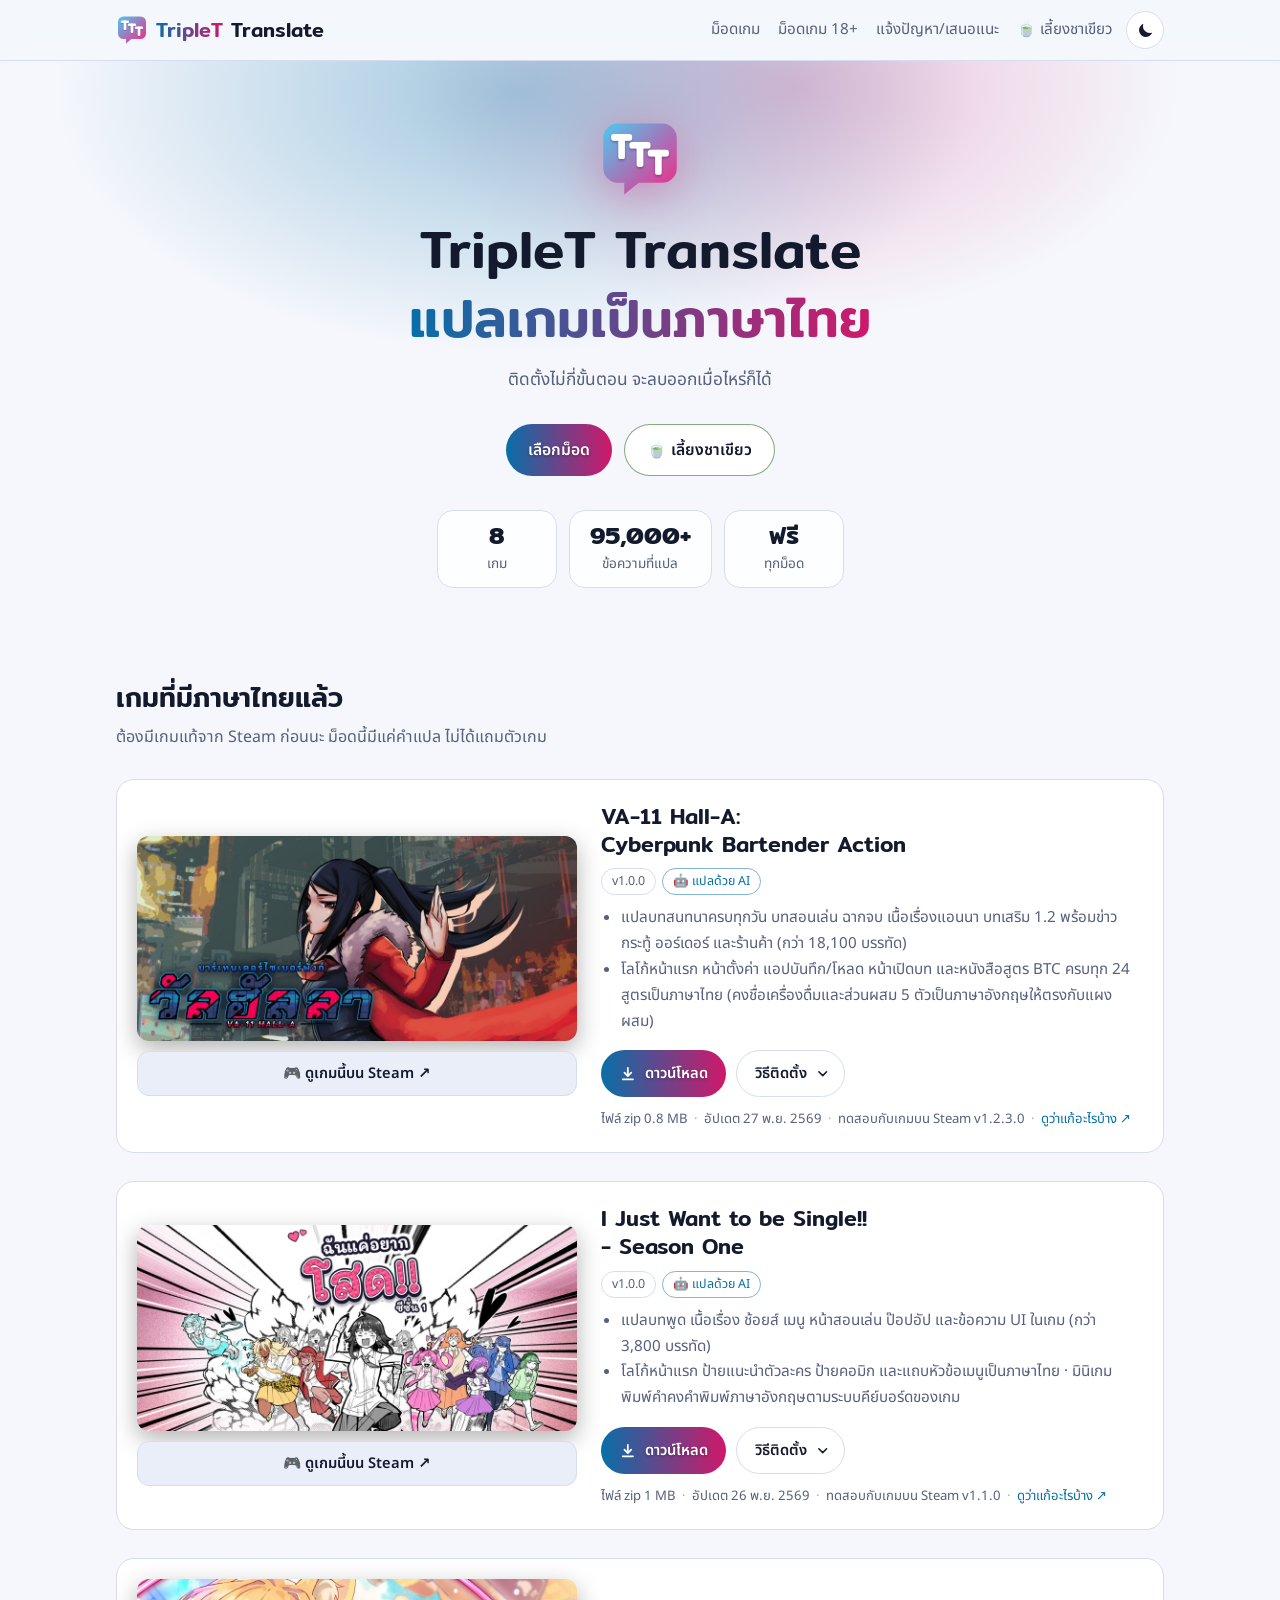
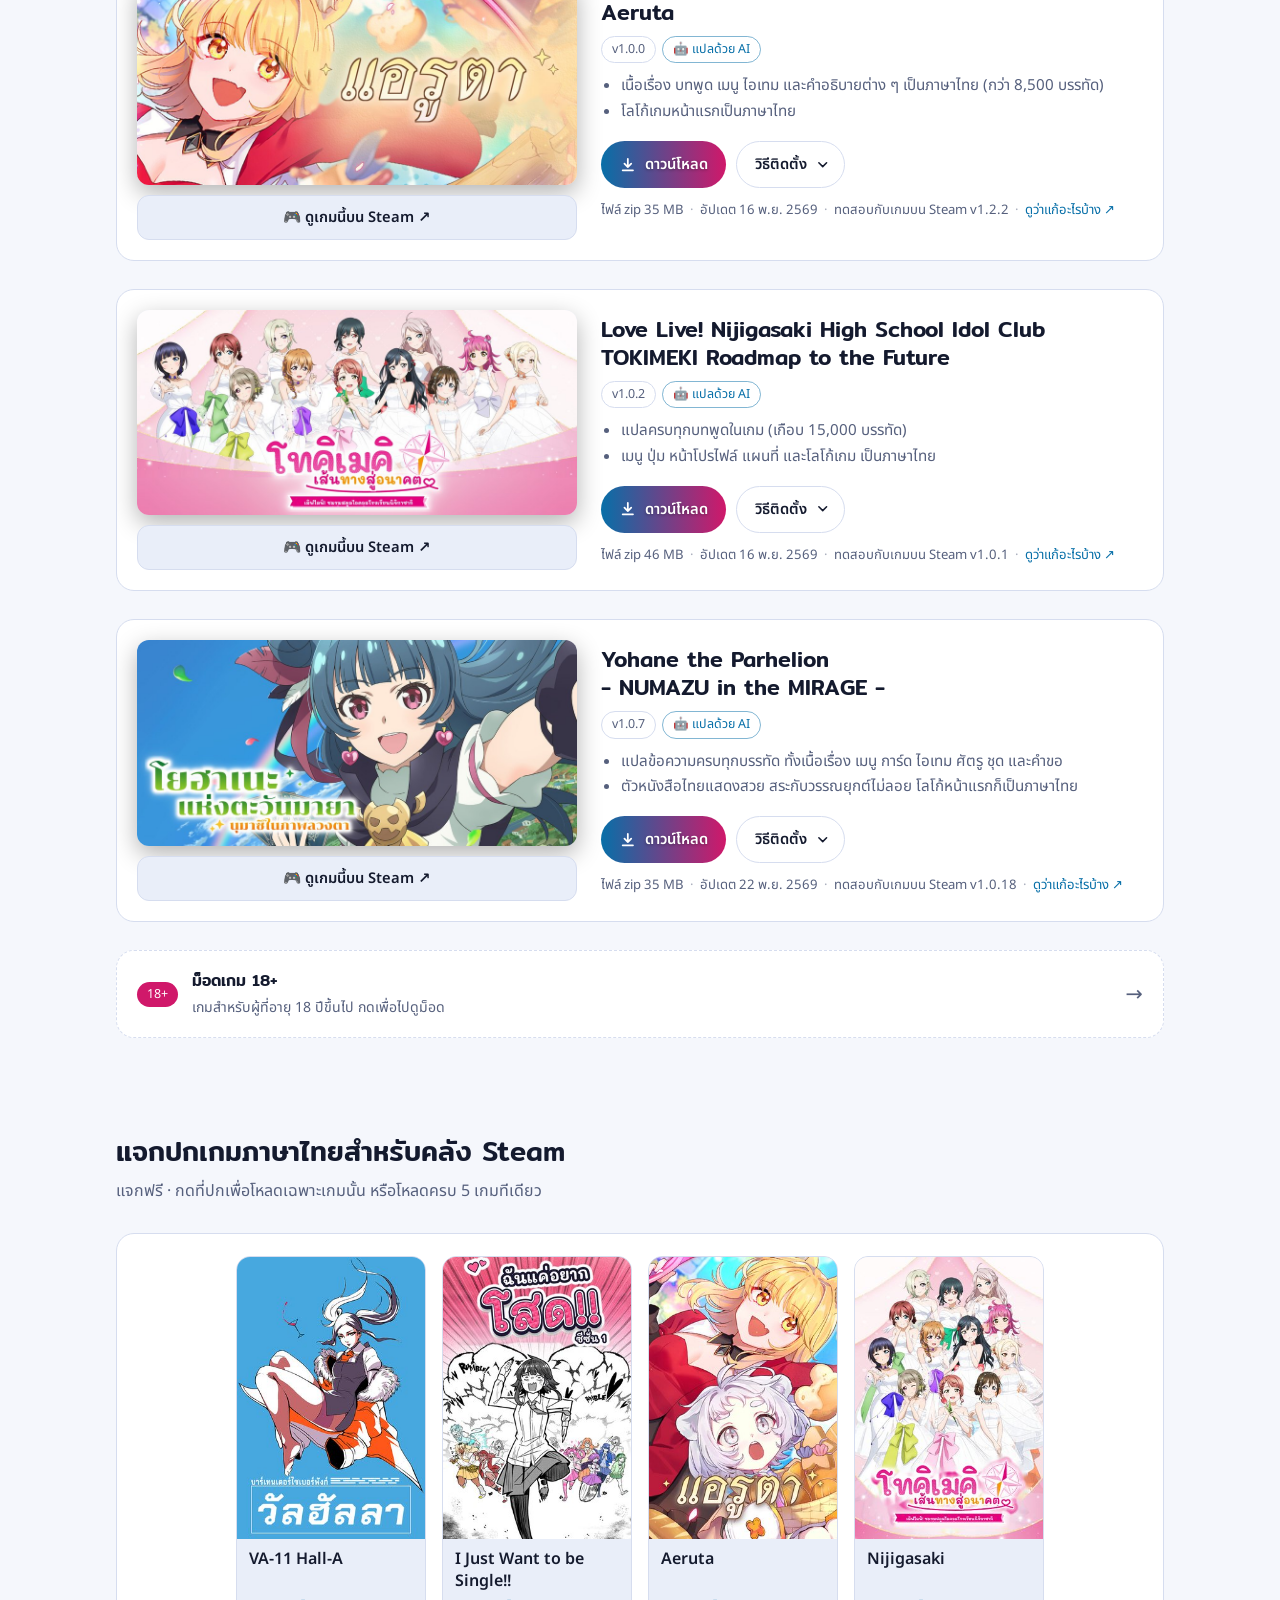
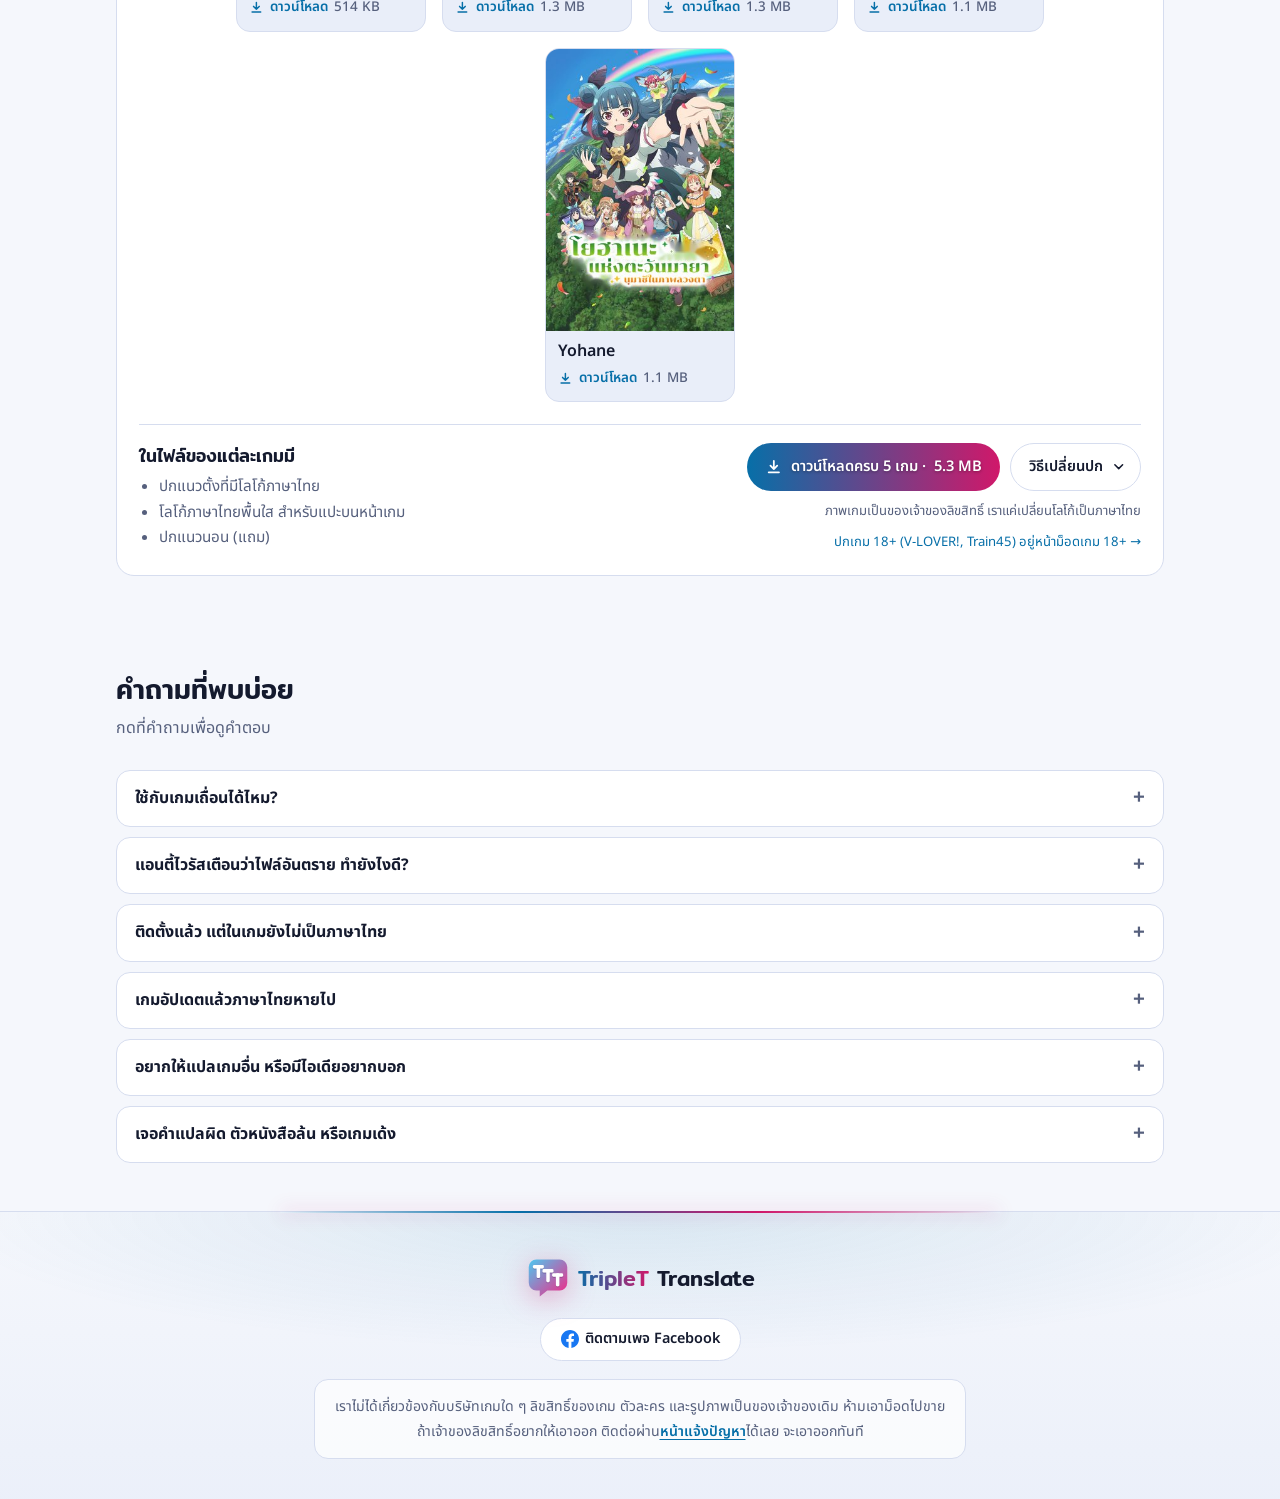
<file: index.html>
<!doctype html>
<html lang="th">
<head>
<meta charset="utf-8">
<meta name="viewport" content="width=device-width, initial-scale=1">
<title>TripleT Translate</title>
<meta name="google-site-verification" content="Jg-V40jwx5koj7jmOeaeyQnu1Qo_33CfmXrk3PlsS3E">
<meta name="description" content="ม็อดภาษาไทยแจกฟรี สำหรับ Kindred Spirits on the Roof, VA-11 Hall-A, I Just Want to be Single!!, Aeruta, Love Live! Nijigasaki TOKIMEKI Roadmap to the Future, Yohane the Parhelion - NUMAZU in the MIRAGE -, V-LOVER! และ Train45 ติดตั้งไม่กี่ขั้นตอน">
<link rel="preconnect" href="https://fonts.googleapis.com">
<link rel="preconnect" href="https://fonts.gstatic.com" crossorigin>
<link href="https://fonts.googleapis.com/css2?family=Mitr:wght@400;500;600&family=Noto+Sans+Thai:wght@400;500;700&display=swap" rel="stylesheet">
<link rel="icon" href="assets/logo.svg?v=979f75e1" type="image/svg+xml">
<link rel="icon" href="assets/favicon-32.png?v=5370001a" sizes="32x32" type="image/png">
<link rel="apple-touch-icon" href="assets/apple-touch-icon.png?v=7f117f75">
<meta name="theme-color" content="#0b1020">
<meta name="theme-color" content="#f5f7fc" media="(prefers-color-scheme: light)">
<script>try{var t=localStorage.getItem("theme");if(t)document.documentElement.setAttribute("data-theme",t)}catch(e){}</script>
<meta property="og:type" content="website">
<meta property="og:site_name" content="TripleT Translate">
<meta property="og:locale" content="th_TH">
<meta property="og:url" content="https://oil333.github.io/thai-mods/">
<meta property="og:title" content="TripleT Translate">
<meta property="og:description" content="แปลเกมเป็นภาษาไทย (แปลด้วย AI) ติดตั้งไม่กี่ขั้นตอน">
<meta property="og:image" content="https://oil333.github.io/thai-mods/assets/og-banner.jpg?v=88b55d83">
<meta property="og:image:width" content="1200">
<meta property="og:image:height" content="630">
<meta property="og:image:alt" content="TripleT Translate แปลเกมเป็นภาษาไทย">
<meta name="twitter:card" content="summary_large_image">
<link rel="stylesheet" href="assets/style.css?v=c3ebde34">
</head>
<body>
<header class="top">
  <div class="wrap">
    <a class="brand" href="index.html"><img src="assets/logo.svg?v=979f75e1" alt="" width="32" height="32"><span>TripleT</span> Translate</a>
    <nav>
      <a href="#mods" class="hide-sm">ม็อดเกม</a>
      <a href="adult.html"><span class="long">ม็อด</span>เกม 18+</a>
      <a href="report.html">แจ้งปัญหา<span class="long">/เสนอแนะ</span></a>
      <a href="donate.html">🍵<span class="long"> เลี้ยงชาเขียว</span></a>
      <button class="toggle" id="themeBtn" type="button" aria-label="สลับธีมมืด/สว่าง" title="สลับธีมมืด/สว่าง"><svg class="i-sun" viewBox="0 0 24 24" aria-hidden="true"><circle cx="12" cy="12" r="4.2"/><path d="M12 2.5v2.2M12 19.3v2.2M2.5 12h2.2M19.3 12h2.2M5.3 5.3l1.6 1.6M17.1 17.1l1.6 1.6M5.3 18.7l1.6-1.6M17.1 6.9l1.6-1.6"/></svg><svg class="i-moon" viewBox="0 0 24 24" aria-hidden="true"><path d="M20.5 14.6A8.6 8.6 0 0 1 9.4 3.5a8.6 8.6 0 1 0 11.1 11.1z"/></svg></button>
    </nav>
  </div>
</header>

<main>
  <div class="hero">
    <div class="glyphs" aria-hidden="true"></div>
    <div class="wrap">
      <img class="hero-logo" src="assets/logo.svg?v=979f75e1" alt="" width="84" height="84">
      <h1>TripleT Translate<br><span class="grad-text">แปลเกมเป็นภาษาไทย</span></h1>
      <p>ติดตั้งไม่กี่ขั้นตอน จะลบออกเมื่อไหร่ก็ได้</p>
      <div class="btns">
        <a class="btn primary" href="#mods">เลือกม็อด</a>
        <a class="btn tea" href="donate.html">🍵 เลี้ยงชาเขียว</a>
      </div>
      <ul class="stats">
        <li><b data-count="8" data-stat="games">8</b><span>เกม</span></li>
        <li><b data-count="95000" data-plus="1" data-stat="lines">95,000+</b><span>ข้อความที่แปล</span></li>
        <li><b>ฟรี</b><span>ทุกม็อด</span></li>
      </ul>
    </div>
  </div>

  <section id="mods">
    <div class="wrap">
      <h2>เกมที่มีภาษาไทยแล้ว</h2>
      <p class="lead">ต้องมีเกมแท้จาก Steam ก่อนนะ ม็อดนี้มีแค่คำแปล ไม่ได้แถมตัวเกม</p>
      <div class="mods">


        <article class="mod" id="va11halla">
          <div class="top">
            <div class="side">
              <div class="shot"><img src="assets/cover-va11halla.jpg?v=9228ef05" alt="ภาพปกเกม VA-11 Hall-A: Cyberpunk Bartender Action" width="460" height="215" fetchpriority="high"></div>
              <a class="store" data-store="va11halla" href="#" target="_blank" rel="noopener">🎮 ดูเกมนี้บน Steam ↗</a>
            </div>
            <div class="body">
              <h3>VA-11 Hall-A:<br>Cyberpunk Bartender Action</h3>
              <div class="badges">
                <span class="badge" data-ver="va11halla"></span>
                <span class="badge ai">🤖 แปลด้วย AI</span>
              </div>
              <ul>
                <li>แปลบทสนทนาครบทุกวัน บทสอนเล่น ฉากจบ เนื้อเรื่องแอนนา บทเสริม 1.2 พร้อมข่าว กระทู้ ออร์เดอร์ และร้านค้า (กว่า 18,100 บรรทัด)</li>
                <li>โลโก้หน้าแรก หน้าตั้งค่า แอปบันทึก/โหลด หน้าเปิดบท และหนังสือสูตร BTC ครบทุก 24 สูตรเป็นภาษาไทย (คงชื่อเครื่องดื่มและส่วนผสม 5 ตัวเป็นภาษาอังกฤษให้ตรงกับแผงผสม)</li>
              </ul>
              <div class="actions">
                <a class="btn primary" data-dl="va11halla" href="#"><svg class="ico" viewBox="0 0 24 24" aria-hidden="true"><path d="M12 4v11m0 0-4.6-4.6M12 15l4.6-4.6M5 19.5h14"/></svg>ดาวน์โหลด</a>
                <button class="btn" type="button" data-open="guide-va11halla">วิธีติดตั้ง<svg class="ico chev" viewBox="0 0 24 24" aria-hidden="true"><path d="m6 9 6 6 6-6"/></svg></button>
              </div>
              <p class="dl-meta" data-meta="va11halla"></p>
            </div>
          </div>
          <details class="guide" id="guide-va11halla">
            <summary class="sr-only">วิธีติดตั้ง</summary>
            <ol class="steps">
              <li>กดปุ่ม <b>ดาวน์โหลด</b> ด้านบน จะได้ไฟล์ zip มา 1 ไฟล์</li>
              <li>แตกไฟล์ zip ทั้งหมดไว้ที่ไหนก็ได้ (จะได้โฟลเดอร์ <code>VA11HallA_ThaiMod</code>) และปิดเกม VA-11 Hall-A ถ้าเปิดอยู่</li>
              <li>ดับเบิลคลิกไฟล์ <code>install.bat</code> ข้างในโฟลเดอร์ <code>VA11HallA_ThaiMod</code> — ตัวติดตั้งจะหาโฟลเดอร์เกมบน Steam สำรองไฟล์เดิม และติดตั้งภาษาไทยให้อัตโนมัติภายในไม่กี่วินาที</li>
              <li>เข้าเกมผ่าน Steam ตามปกติ (เลือกภาษา <b>English</b> หากเกมถามภาษา) ตัวเกมจะกลายเป็นภาษาไทยทั้งหมด 🎉</li>
            </ol>
            <p class="note uninstall">อยากเอาม็อดออก: ปิดเกมแล้วดับเบิลคลิก <code>uninstall.bat</code> ในโฟลเดอร์ <code>VA11HallA_ThaiMod</code> เพื่อคืนไฟล์เดิม (หรือกด Verify integrity บน Steam)</p>
          </details>
        </article>

        <article class="mod" id="ijwtbs">
          <div class="top">
            <div class="side">
              <div class="shot"><img src="assets/cover-ijwtbs.jpg?v=14ad1c2d" alt="ภาพปกเกม I Just Want to be Single!! - Season One" width="460" height="215" loading="lazy"></div>
              <a class="store" data-store="ijwtbs" href="#" target="_blank" rel="noopener">🎮 ดูเกมนี้บน Steam ↗</a>
            </div>
            <div class="body">
              <h3>I Just Want to be Single!!<br>- Season One</h3>
              <div class="badges">
                <span class="badge" data-ver="ijwtbs"></span>
                <span class="badge ai">🤖 แปลด้วย AI</span>
              </div>
              <ul>
                <li>แปลบทพูด เนื้อเรื่อง ช้อยส์ เมนู หน้าสอนเล่น ป๊อปอัป และข้อความ UI ในเกม (กว่า 3,800 บรรทัด)</li>
                <li>โลโก้หน้าแรก ป้ายแนะนำตัวละคร ป้ายคอมิก และแถบหัวข้อเมนูเป็นภาษาไทย · มินิเกมพิมพ์คำคงคำพิมพ์ภาษาอังกฤษตามระบบคีย์บอร์ดของเกม</li>
              </ul>
              <div class="actions">
                <a class="btn primary" data-dl="ijwtbs" href="#"><svg class="ico" viewBox="0 0 24 24" aria-hidden="true"><path d="M12 4v11m0 0-4.6-4.6M12 15l4.6-4.6M5 19.5h14"/></svg>ดาวน์โหลด</a>
                <button class="btn" type="button" data-open="guide-ijwtbs">วิธีติดตั้ง<svg class="ico chev" viewBox="0 0 24 24" aria-hidden="true"><path d="m6 9 6 6 6-6"/></svg></button>
              </div>
              <p class="dl-meta" data-meta="ijwtbs"></p>
            </div>
          </div>
          <details class="guide" id="guide-ijwtbs">
            <summary class="sr-only">วิธีติดตั้ง</summary>
            <ol class="steps">
              <li>กดปุ่ม <b>ดาวน์โหลด</b> ด้านบน จะได้ไฟล์ zip มา 1 ไฟล์</li>
              <li>เปิดโฟลเดอร์เกม: เข้า Steam แล้ว <b>คลิกขวาที่ชื่อเกม</b> → <b>จัดการ</b> → <b>เรียกดูไฟล์ในเครื่อง</b>
                จะมีโฟลเดอร์เด้งขึ้นมา ข้างในมีไฟล์ <code>IJWTBS.exe</code></li>
              <li><b>ดับเบิลคลิก</b>เปิดไฟล์ zip ที่โหลดมา → กด <b>Ctrl + A</b> เพื่อเลือกทั้งหมด → <b>ลากไปวาง</b>ในโฟลเดอร์เกม
                ถ้าขึ้นถามว่าจะแทนที่ไฟล์ไหม ให้กด <b>แทนที่</b></li>
              <li>เช็กให้ชัวร์: ในโฟลเดอร์ <code>game\tl</code> ต้องมีโฟลเดอร์ <code>thai</code> อยู่ข้างใน</li>
              <li>เข้าเกมผ่าน Steam ตามปกติ ตัวเกมจะเปิดเป็นภาษาไทยให้อัตโนมัติ 🎉 (สลับกลับอังกฤษได้จากปุ่ม <code>EN / ไทย</code> มุมขวาล่างของเมนูหลัก)</li>
            </ol>
            <p class="note uninstall">อยากเอาม็อดออก: ดับเบิลคลิกไฟล์ <code>IJWTBSThai_uninstall.bat</code> ในโฟลเดอร์เกม</p>
          </details>
        </article>

        <article class="mod" id="aeruta">
          <div class="top">
            <div class="side">
              <div class="shot"><img src="assets/cover-aeruta.jpg?v=823ff29b" alt="ภาพปกเกม Aeruta" width="460" height="215" loading="lazy"></div>
              <a class="store" data-store="aeruta" href="#" target="_blank" rel="noopener">🎮 ดูเกมนี้บน Steam ↗</a>
            </div>
            <div class="body">
              <h3>Aeruta</h3>
              <div class="badges">
                <span class="badge" data-ver="aeruta"></span>
                <span class="badge ai">🤖 แปลด้วย AI</span>
              </div>
              <ul>
                <li>เนื้อเรื่อง บทพูด เมนู ไอเทม และคำอธิบายต่าง ๆ เป็นภาษาไทย (กว่า 8,500 บรรทัด)</li>
                <li>โลโก้เกมหน้าแรกเป็นภาษาไทย</li>
              </ul>
              <div class="actions">
                <a class="btn primary" data-dl="aeruta" href="#"><svg class="ico" viewBox="0 0 24 24" aria-hidden="true"><path d="M12 4v11m0 0-4.6-4.6M12 15l4.6-4.6M5 19.5h14"/></svg>ดาวน์โหลด</a>
                <button class="btn" type="button" data-open="guide-aeruta">วิธีติดตั้ง<svg class="ico chev" viewBox="0 0 24 24" aria-hidden="true"><path d="m6 9 6 6 6-6"/></svg></button>
              </div>
              <p class="dl-meta" data-meta="aeruta"></p>
            </div>
          </div>
          <details class="guide" id="guide-aeruta">
            <summary class="sr-only">วิธีติดตั้ง</summary>
            <ol class="steps">
              <li>กดปุ่ม <b>ดาวน์โหลด</b> ด้านบน จะได้ไฟล์ zip มา 1 ไฟล์</li>
              <li>เปิดโฟลเดอร์เกม: เข้า Steam แล้ว <b>คลิกขวาที่ชื่อเกม</b> → <b>จัดการ</b> → <b>เรียกดูไฟล์ในเครื่อง</b>
                จะมีโฟลเดอร์เด้งขึ้นมา ข้างในมีไฟล์ <code>Aeruta.exe</code></li>
              <li><b>ดับเบิลคลิก</b>เปิดไฟล์ zip ที่โหลดมา → กด <b>Ctrl + A</b> เพื่อเลือกทั้งหมด → <b>ลากไปวาง</b>ในโฟลเดอร์เกม
                ถ้าขึ้นถามว่าจะแทนที่ไฟล์ไหม ให้กด <b>แทนที่</b></li>
              <li>เช็กให้ชัวร์: ในโฟลเดอร์เกมต้องเห็นโฟลเดอร์ <code>BepInEx</code> กับไฟล์ <code>winhttp.dll</code> อยู่ข้าง ๆ <code>Aeruta.exe</code>
                (ถ้ามันไปอยู่ในโฟลเดอร์ย่อยอีกชั้น ให้ย้ายออกมาไว้ข้าง ๆ <code>Aeruta.exe</code>)</li>
              <li>เข้าเกมผ่าน Steam ตามปกติ <b>ครั้งแรกจะเปิดช้าประมาณ 1–3 นาที</b> รอได้เลย ไม่ได้ค้าง (ต้องต่อเน็ตแค่ครั้งแรก ครั้งต่อไปเล่นแบบไม่มีเน็ตได้)</li>
              <li>ในเกม ไปที่การตั้งค่า แล้วตั้งภาษาเป็น <b>English</b> ข้อความจะกลายเป็นภาษาไทย 🎉</li>
            </ol>
            <p class="note uninstall">อยากเอาม็อดออก: ดับเบิลคลิกไฟล์ <code>AerutaThai_uninstall.bat</code> ในโฟลเดอร์เกม</p>
          </details>
        </article>

        <article class="mod" id="nijichizu">
          <div class="top">
            <div class="side">
              <div class="shot"><img src="assets/cover-nijichizu.jpg?v=383bc261" alt="ภาพปกเกม Love Live! Nijigasaki High School Idol Club TOKIMEKI Roadmap to the Future" width="460" height="215" loading="lazy"></div>
              <a class="store" data-store="nijichizu" href="#" target="_blank" rel="noopener">🎮 ดูเกมนี้บน Steam ↗</a>
            </div>
            <div class="body">
              <h3>Love Live! Nijigasaki High School Idol Club<br>TOKIMEKI Roadmap to the Future</h3>
              <div class="badges">
                <span class="badge" data-ver="nijichizu"></span>
                <span class="badge ai">🤖 แปลด้วย AI</span>
              </div>
              <ul>
                <li>แปลครบทุกบทพูดในเกม (เกือบ 15,000 บรรทัด)</li>
                <li>เมนู ปุ่ม หน้าโปรไฟล์ แผนที่ และโลโก้เกม เป็นภาษาไทย</li>
              </ul>
              <div class="actions">
                <a class="btn primary" data-dl="nijichizu" href="#"><svg class="ico" viewBox="0 0 24 24" aria-hidden="true"><path d="M12 4v11m0 0-4.6-4.6M12 15l4.6-4.6M5 19.5h14"/></svg>ดาวน์โหลด</a>
                <button class="btn" type="button" data-open="guide-nijichizu">วิธีติดตั้ง<svg class="ico chev" viewBox="0 0 24 24" aria-hidden="true"><path d="m6 9 6 6 6-6"/></svg></button>
              </div>
              <p class="dl-meta" data-meta="nijichizu"></p>
            </div>
          </div>
          <details class="guide" id="guide-nijichizu">
            <summary class="sr-only">วิธีติดตั้ง</summary>
            <ol class="steps">
              <li>กดปุ่ม <b>ดาวน์โหลด</b> ด้านบน จะได้ไฟล์ zip มา 1 ไฟล์</li>
              <li>เปิดโฟลเดอร์เกม: เข้า Steam แล้ว <b>คลิกขวาที่ชื่อเกม</b> → <b>จัดการ</b> → <b>เรียกดูไฟล์ในเครื่อง</b>
                จะมีโฟลเดอร์เด้งขึ้นมา ข้างในมีไฟล์ <code>nijichizu.exe</code></li>
              <li><b>ดับเบิลคลิก</b>เปิดไฟล์ zip ที่โหลดมา → กด <b>Ctrl + A</b> เพื่อเลือกทั้งหมด → <b>ลากไปวาง</b>ในโฟลเดอร์เกม
                ถ้าขึ้นถามว่าจะแทนที่ไฟล์ไหม ให้กด <b>แทนที่</b></li>
              <li>เช็กให้ชัวร์: ในโฟลเดอร์เกมต้องเห็นโฟลเดอร์ <code>BepInEx</code> กับไฟล์ <code>winhttp.dll</code> อยู่ข้าง ๆ <code>nijichizu.exe</code>
                (ถ้ามันไปอยู่ในโฟลเดอร์ย่อยอีกชั้น ให้ย้ายออกมาไว้ข้าง ๆ <code>nijichizu.exe</code>)</li>
              <li>เข้าเกมผ่าน Steam ตามปกติ <b>ครั้งแรกจะเปิดช้าประมาณ 1–3 นาที</b> รอได้เลย ไม่ได้ค้าง (ต้องต่อเน็ตแค่ครั้งแรก ครั้งต่อไปเล่นแบบไม่มีเน็ตได้)</li>
              <li>ในเกม ไปที่การตั้งค่า แล้วตั้งภาษาเป็น <b>English</b> ข้อความและเมนูจะกลายเป็นภาษาไทย 🎉</li>
            </ol>
            <p class="note uninstall">อยากเอาม็อดออก: ดับเบิลคลิกไฟล์ <code>NijichizuThai_uninstall.bat</code> ในโฟลเดอร์เกม</p>
          </details>
        </article>

        <article class="mod" id="yohanuma">
          <div class="top">
            <div class="side">
              <div class="shot"><img src="assets/cover-yohanuma.jpg?v=a4adfadc" alt="ภาพปกเกม Yohane the Parhelion - NUMAZU in the MIRAGE -" width="460" height="215" loading="lazy"></div>
              <a class="store" data-store="yohanuma" href="#" target="_blank" rel="noopener">🎮 ดูเกมนี้บน Steam ↗</a>
            </div>
            <div class="body">
              <h3>Yohane the Parhelion<br>- NUMAZU in the MIRAGE -</h3>
              <div class="badges">
                <span class="badge" data-ver="yohanuma"></span>
                <span class="badge ai">🤖 แปลด้วย AI</span>
              </div>
              <ul>
                <li>แปลข้อความครบทุกบรรทัด ทั้งเนื้อเรื่อง เมนู การ์ด ไอเทม ศัตรู ชุด และคำขอ</li>
                <li>ตัวหนังสือไทยแสดงสวย สระกับวรรณยุกต์ไม่ลอย โลโก้หน้าแรกก็เป็นภาษาไทย</li>
              </ul>
              <div class="actions">
                <a class="btn primary" data-dl="yohanuma" href="#"><svg class="ico" viewBox="0 0 24 24" aria-hidden="true"><path d="M12 4v11m0 0-4.6-4.6M12 15l4.6-4.6M5 19.5h14"/></svg>ดาวน์โหลด</a>
                <button class="btn" type="button" data-open="guide-yohanuma">วิธีติดตั้ง<svg class="ico chev" viewBox="0 0 24 24" aria-hidden="true"><path d="m6 9 6 6 6-6"/></svg></button>
              </div>
              <p class="dl-meta" data-meta="yohanuma"></p>
            </div>
          </div>
          <details class="guide" id="guide-yohanuma">
            <summary class="sr-only">วิธีติดตั้ง</summary>
            <ol class="steps">
              <li>กดปุ่ม <b>ดาวน์โหลด</b> ด้านบน จะได้ไฟล์ zip มา 1 ไฟล์</li>
              <li>เปิดโฟลเดอร์เกม: เข้า Steam แล้ว <b>คลิกขวาที่ชื่อเกม</b> → <b>จัดการ</b> → <b>เรียกดูไฟล์ในเครื่อง</b>
                จะมีโฟลเดอร์เด้งขึ้นมา ข้างในมีไฟล์ <code>yohanuma.exe</code></li>
              <li><b>ดับเบิลคลิก</b>เปิดไฟล์ zip ที่โหลดมา → กด <b>Ctrl + A</b> เพื่อเลือกทั้งหมด → <b>ลากไปวาง</b>ในโฟลเดอร์เกม
                ถ้าขึ้นถามว่าจะแทนที่ไฟล์ไหม ให้กด <b>แทนที่</b></li>
              <li>เช็กให้ชัวร์: ในโฟลเดอร์เกมต้องเห็นโฟลเดอร์ <code>BepInEx</code> กับไฟล์ <code>winhttp.dll</code> อยู่ข้าง ๆ <code>yohanuma.exe</code>
                (ถ้ามันไปอยู่ในโฟลเดอร์ย่อยอีกชั้น ให้ย้ายออกมาไว้ข้าง ๆ <code>yohanuma.exe</code>)</li>
              <li>เข้าเกมผ่าน Steam ตามปกติ <b>ครั้งแรกจะเปิดช้าประมาณ 1–3 นาที</b> รอได้เลย ไม่ได้ค้าง (ต้องต่อเน็ตแค่ครั้งแรก ครั้งต่อไปเล่นแบบไม่มีเน็ตได้)</li>
              <li>ในเกม ไปที่การตั้งค่า แล้วตั้งภาษาเป็น <b>English</b> ข้อความจะกลายเป็นภาษาไทย 🎉</li>
            </ol>
            <p class="note uninstall">อยากเอาม็อดออก: ดับเบิลคลิกไฟล์ <code>YohanumaThai_uninstall.bat</code> ในโฟลเดอร์เกม</p>
          </details>
        </article>

      </div>

      <a class="adult-link" href="adult.html">
        <span class="badge adult">18+</span>
        <span><b>ม็อดเกม 18+</b><small>เกมสำหรับผู้ที่อายุ 18 ปีขึ้นไป กดเพื่อไปดูม็อด</small></span>
        <span class="arrow">→</span>
      </a>
    </div>
  </section>

  <section id="covers">
    <div class="wrap">
      <h2>แจกปกเกมภาษาไทยสำหรับคลัง Steam</h2>
      <p class="lead">แจกฟรี · กดที่ปกเพื่อโหลดเฉพาะเกมนั้น หรือโหลดครบ 5 เกมทีเดียว</p>
      <div class="mods">
        <article class="mod covers" id="steam-covers">
          <div class="covers-layout wide">
            <div class="cover-grid" style="--n: 5">
              <a class="cover-pick" href="https://github.com/OIL333/thai-mods/releases/download/steam-covers-v1.0/Thai-Steam-Cover-VA11HallA.zip" title="โหลดปกภาษาไทยของ VA-11 Hall-A: Cyberpunk Bartender Action">
                <span class="art"><img src="assets/steamcover-va11halla.jpg?v=5af115fe" alt="ปก VA-11 Hall-A: Cyberpunk Bartender Action ภาษาไทย" width="300" height="450" loading="lazy"></span>
                <span class="name">VA-11 Hall-A</span>
                <span class="get"><svg class="ico" viewBox="0 0 24 24" aria-hidden="true"><path d="M12 4v11m0 0-4.6-4.6M12 15l4.6-4.6M5 19.5h14"/></svg>ดาวน์โหลด<span class="size">514 KB</span></span>
              </a>
              <a class="cover-pick" href="https://github.com/OIL333/thai-mods/releases/download/steam-covers-v1.0/Thai-Steam-Cover-IJWTBS.zip" title="โหลดปกภาษาไทยของ I Just Want to be Single!! - Season One">
                <span class="art"><img src="assets/steamcover-ijwtbs.jpg?v=7cfe033d" alt="ปก I Just Want to be Single!! - Season One ภาษาไทย" width="300" height="450" loading="lazy"></span>
                <span class="name">I Just Want to be Single!!</span>
                <span class="get"><svg class="ico" viewBox="0 0 24 24" aria-hidden="true"><path d="M12 4v11m0 0-4.6-4.6M12 15l4.6-4.6M5 19.5h14"/></svg>ดาวน์โหลด<span class="size">1.3 MB</span></span>
              </a>
              <a class="cover-pick" href="https://github.com/OIL333/thai-mods/releases/download/steam-covers-v1.0/Thai-Steam-Cover-Aeruta.zip" title="โหลดปกภาษาไทยของ Aeruta">
                <span class="art"><img src="assets/steamcover-aeruta.jpg?v=fb771e6e" alt="ปก Aeruta ภาษาไทย" width="300" height="450" loading="lazy"></span>
                <span class="name">Aeruta</span>
                <span class="get"><svg class="ico" viewBox="0 0 24 24" aria-hidden="true"><path d="M12 4v11m0 0-4.6-4.6M12 15l4.6-4.6M5 19.5h14"/></svg>ดาวน์โหลด<span class="size">1.3 MB</span></span>
              </a>
              <a class="cover-pick" href="https://github.com/OIL333/thai-mods/releases/download/steam-covers-v1.0/Thai-Steam-Cover-Nijigasaki.zip" title="โหลดปกภาษาไทยของ Love Live! Nijigasaki TOKIMEKI Roadmap to the Future">
                <span class="art"><img src="assets/steamcover-nijichizu.jpg?v=0284d1f4" alt="ปก Love Live! Nijigasaki TOKIMEKI Roadmap to the Future ภาษาไทย" width="300" height="450" loading="lazy"></span>
                <span class="name">Nijigasaki</span>
                <span class="get"><svg class="ico" viewBox="0 0 24 24" aria-hidden="true"><path d="M12 4v11m0 0-4.6-4.6M12 15l4.6-4.6M5 19.5h14"/></svg>ดาวน์โหลด<span class="size">1.1 MB</span></span>
              </a>
              <a class="cover-pick" href="https://github.com/OIL333/thai-mods/releases/download/steam-covers-v1.0/Thai-Steam-Cover-Yohane.zip" title="โหลดปกภาษาไทยของ Yohane the Parhelion - NUMAZU in the MIRAGE -">
                <span class="art"><img src="assets/steamcover-yohanuma.jpg?v=a7683897" alt="ปก Yohane the Parhelion - NUMAZU in the MIRAGE - ภาษาไทย" width="300" height="450" loading="lazy"></span>
                <span class="name">Yohane</span>
                <span class="get"><svg class="ico" viewBox="0 0 24 24" aria-hidden="true"><path d="M12 4v11m0 0-4.6-4.6M12 15l4.6-4.6M5 19.5h14"/></svg>ดาวน์โหลด<span class="size">1.1 MB</span></span>
              </a>
            </div>
            <div class="covers-info">
              <div class="covers-list">
                <h3>ในไฟล์ของแต่ละเกมมี</h3>
                <ul>
                  <li>ปกแนวตั้งที่มีโลโก้ภาษาไทย</li>
                  <li>โลโก้ภาษาไทยพื้นใส สำหรับแปะบนหน้าเกม</li>
                  <li>ปกแนวนอน (แถม)</li>
                </ul>
              </div>
              <div class="covers-cta">
                <div class="actions">
                  <a class="btn primary" href="https://github.com/OIL333/thai-mods/releases/download/steam-covers-v1.0/Thai-Steam-Covers-General.zip"><svg class="ico" viewBox="0 0 24 24" aria-hidden="true"><path d="M12 4v11m0 0-4.6-4.6M12 15l4.6-4.6M5 19.5h14"/></svg>ดาวน์โหลดครบ 5 เกม · <span data-cover-size>5.3 MB</span></a>
                  <button class="btn" type="button" data-open="guide-covers">วิธีเปลี่ยนปก<svg class="ico chev" viewBox="0 0 24 24" aria-hidden="true"><path d="m6 9 6 6 6-6"/></svg></button>
                </div>
                <p class="dl-meta">ภาพเกมเป็นของเจ้าของลิขสิทธิ์ เราแค่เปลี่ยนโลโก้เป็นภาษาไทย</p>
                <p class="dl-meta covers-more"><a href="adult.html#covers">ปกเกม 18+ (V-LOVER!, Train45) อยู่หน้าม็อดเกม 18+ →</a></p>
              </div>
            </div>
          </div>
          <details class="guide" id="guide-covers">
            <summary class="sr-only">วิธีเปลี่ยนปก</summary>
            <ol class="steps">
              <li>กดที่ปกของเกมที่ต้องการ (หรือ <b>ดาวน์โหลดครบ 5 เกม</b>) แล้วแตกไฟล์ zip จะได้โฟลเดอร์ของแต่ละเกม</li>
              <li>เปิด Steam → <b>คลัง</b> → <b>คลิกขวาที่เกม</b> → <b>จัดการ</b> → <b>ตั้งค่าอาร์ตเวิร์กแบบกำหนดเอง</b> (Set custom artwork)
                แล้วเลือกไฟล์ <code>cover_600x900.png</code> ของเกมนั้น</li>
              <li>อยากเปลี่ยนโลโก้บนหน้าเกมด้วย: เปิดหน้าเกมในคลัง → <b>คลิกขวาที่โลโก้</b> → <b>ตั้งค่าโลโก้แบบกำหนดเอง</b> (Set custom logo)
                แล้วเลือกไฟล์ <code>logo.png</code> ปรับขนาดและตำแหน่งได้ตามชอบ</li>
            </ol>
            <p class="note uninstall">อยากกลับเป็นแบบเดิม: คลิกขวาที่ปกหรือโลโก้ แล้วเลือกล้างอาร์ตเวิร์ก/โลโก้ที่กำหนดเอง</p>
          </details>
        </article>
      </div>
    </div>
  </section>

  <section id="faq">
    <div class="wrap">
      <h2>คำถามที่พบบ่อย</h2>
      <p class="lead">กดที่คำถามเพื่อดูคำตอบ</p>
      <div class="faq">
        <details>
          <summary>ใช้กับเกมเถื่อนได้ไหม?</summary>
          <p>ไม่ได้ และไม่แนะนำ ซื้อเกมแท้เพื่อให้คนทำเกมมีกำลังใจทำเกมดี ๆ ต่อไปนะ</p>
        </details>
        <details>
          <summary>แอนตี้ไวรัสเตือนว่าไฟล์อันตราย ทำยังไงดี?</summary>
          <p>ไฟล์ <code>winhttp.dll</code> เป็นตัวช่วยโหลดม็อดที่คนเล่นม็อดเกมใช้กันทั่วไป ไม่ใช่ไวรัส แต่บางโปรแกรมเตือนผิดได้
            ถ้าโดนลบไป ให้ตั้งค่าอนุญาตไฟล์นั้นในโปรแกรมแอนตี้ไวรัส แล้วติดตั้งม็อดใหม่อีกรอบ</p>
        </details>
        <details>
          <summary>ติดตั้งแล้ว แต่ในเกมยังไม่เป็นภาษาไทย</summary>
          <ul class="fix">
            <li><b>เช็กภาษาในเกม:</b> Train45 ให้เลือก "ภาษาไทย" ที่ Settings → Display → Language · I Just Want to be Single!! กดปุ่ม <code>ไทย</code> มุมขวาล่างเมนูหลัก · ส่วน VA-11 Hall-A, Yohane, Nijigasaki, Aeruta และ V-LOVER! ให้ตั้งเป็น <b>English</b></li>
            <li><b>เช็กที่วางไฟล์:</b> โฟลเดอร์ <code>BepInEx</code> กับไฟล์ <code>winhttp.dll</code> ต้องอยู่ข้าง ๆ ไฟล์ .exe ของเกม ไม่ใช่ในโฟลเดอร์ย่อย (VA-11 Hall-A และ Train45 ให้กด <code>install.bat</code> อีกรอบ · I Just Want to be Single!! ต้องมี <code>game\tl\thai</code>)</li>
            <li><b>รอครั้งแรก:</b> Yohane, Nijigasaki, Aeruta และ V-LOVER! เปิดครั้งแรกจะช้า 1–3 นาที และต้องต่อเน็ตแค่ครั้งแรก หลังจากนั้นเล่นแบบไม่มีเน็ตได้</li>
            <li><b>แอนตี้ไวรัส:</b> ถ้ามันลบ <code>winhttp.dll</code> ไป ให้อนุญาตไฟล์นั้นแล้วติดตั้งใหม่</li>
          </ul>
          <p>ยังไม่ได้อีก บอกได้ที่<a href="report.html">หน้าแจ้งปัญหา</a> เดี๋ยวช่วยดูให้</p>
        </details>
        <details>
          <summary>เกมอัปเดตแล้วภาษาไทยหายไป</summary>
          <p>บางที Steam อัปเดตแล้วทับไฟล์ม็อด แค่ติดตั้งใหม่อีกรอบตามวิธีเดิมก็กลับมาแล้ว</p>
        </details>
        <details>
          <summary>อยากให้แปลเกมอื่น หรือมีไอเดียอยากบอก</summary>
          <p>ส่งมาได้ที่<a href="report.html?type=idea">หน้าเสนอแนะ</a> ทุกข้อความอ่านหมดนะ</p>
        </details>
        <details>
          <summary>เจอคำแปลผิด ตัวหนังสือล้น หรือเกมเด้ง</summary>
          <p>บอกได้ที่<a href="report.html">หน้าแจ้งปัญหา</a> กรอกนิดเดียว</p>
        </details>
      </div>
    </div>
  </section>
</main>

<footer>
  <div class="wrap">
    <a class="brand foot-brand" href="index.html"><img src="assets/logo.svg?v=979f75e1" alt="" width="44" height="44"><span>TripleT</span> Translate</a>
    <div class="foot-row"><a class="foot-home foot-fb" href="https://www.facebook.com/TripleT.Translate/" target="_blank" rel="noopener"><svg viewBox="0 0 24 24" aria-hidden="true"><path d="M24 12.07C24 5.41 18.63 0 12 0S0 5.4 0 12.07C0 18.1 4.39 23.1 10.13 24v-8.44H7.08v-3.49h3.04V9.41c0-3.02 1.8-4.7 4.54-4.7 1.31 0 2.68.24 2.68.24v2.97h-1.5c-1.5 0-1.96.93-1.96 1.89v2.26h3.32l-.53 3.5h-2.8V24C19.62 23.1 24 18.1 24 12.07"/></svg>ติดตามเพจ Facebook</a></div>
    <p class="foot-legal">เราไม่ได้เกี่ยวข้องกับบริษัทเกมใด ๆ ลิขสิทธิ์ของเกม ตัวละคร และรูปภาพเป็นของเจ้าของเดิม ห้ามเอาม็อดไปขาย<br>
       ถ้าเจ้าของลิขสิทธิ์อยากให้เอาออก ติดต่อผ่าน<a href="report.html">หน้าแจ้งปัญหา</a>ได้เลย จะเอาออกทันที</p>
  </div>
</footer>

<script src="assets/config.js?v=4e89b0b3"></script>
<script src="assets/main.js?v=a0fcc8d6"></script>
</body>
</html>
</file>
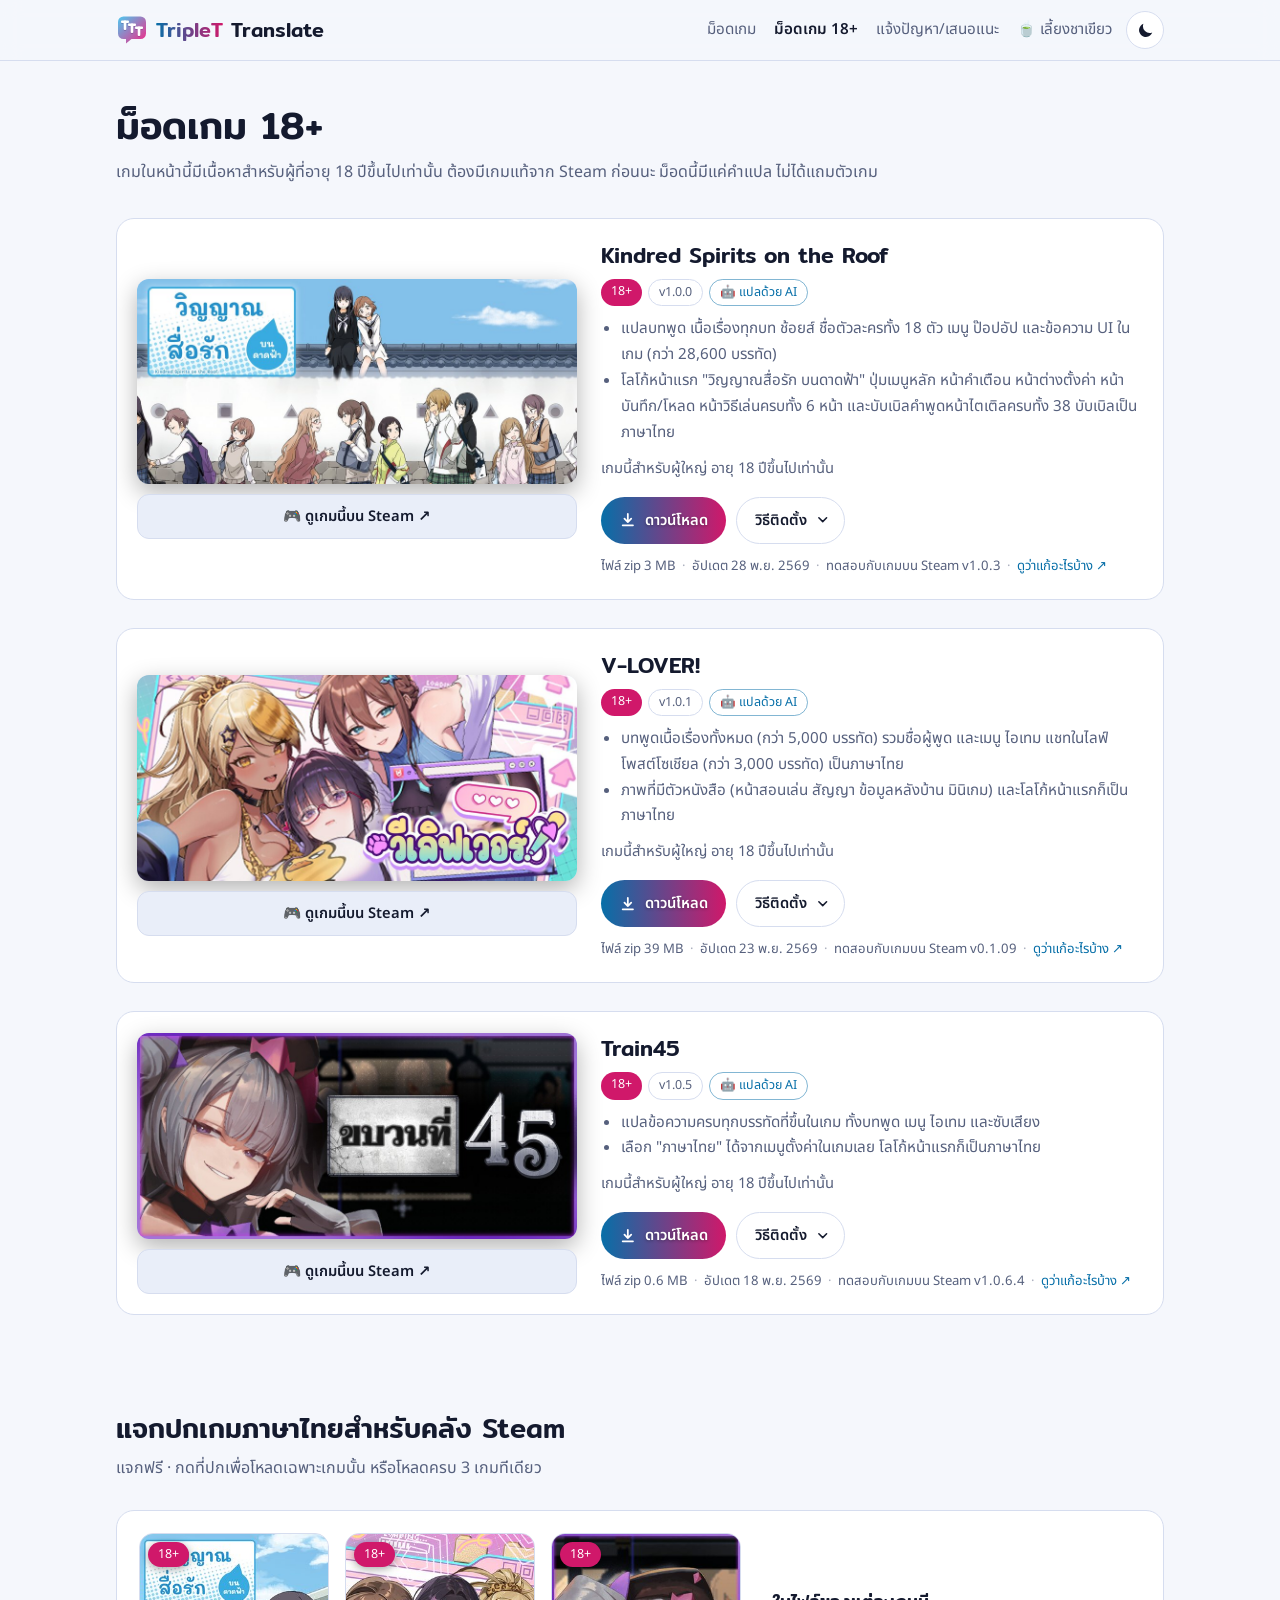
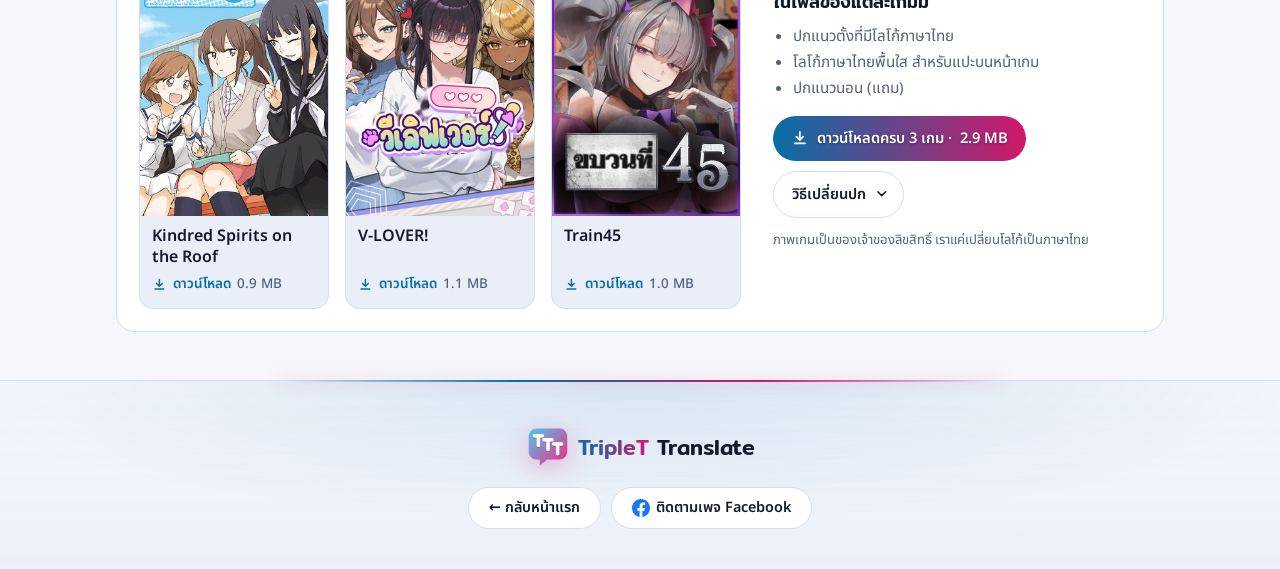
<file: adult.html>
<!doctype html>
<html lang="th">
<head>
<meta charset="utf-8">
<meta name="viewport" content="width=device-width, initial-scale=1">
<title>ม็อดเกม 18+ | TripleT Translate</title>
<meta name="description" content="ม็อดภาษาไทยสำหรับเกมผู้ใหญ่ (18+) แจกฟรี ติดตั้งไม่กี่ขั้นตอน">
<link rel="preconnect" href="https://fonts.googleapis.com">
<link rel="preconnect" href="https://fonts.gstatic.com" crossorigin>
<link href="https://fonts.googleapis.com/css2?family=Mitr:wght@400;500;600&family=Noto+Sans+Thai:wght@400;500;700&display=swap" rel="stylesheet">
<link rel="icon" href="assets/logo.svg?v=979f75e1" type="image/svg+xml">
<link rel="icon" href="assets/favicon-32.png?v=5370001a" sizes="32x32" type="image/png">
<link rel="apple-touch-icon" href="assets/apple-touch-icon.png?v=7f117f75">
<meta name="theme-color" content="#0b1020">
<meta name="theme-color" content="#f5f7fc" media="(prefers-color-scheme: light)">
<script>try{var t=localStorage.getItem("theme");if(t)document.documentElement.setAttribute("data-theme",t)}catch(e){}</script>
<meta property="og:type" content="website">
<meta property="og:site_name" content="TripleT Translate">
<meta property="og:locale" content="th_TH">
<meta property="og:url" content="https://oil333.github.io/thai-mods/adult.html">
<meta property="og:title" content="ม็อดเกม 18+ | TripleT Translate">
<meta property="og:description" content="แปลเกมเป็นภาษาไทย (แปลด้วย AI) ติดตั้งไม่กี่ขั้นตอน">
<meta property="og:image" content="https://oil333.github.io/thai-mods/assets/og-banner.jpg?v=88b55d83">
<meta property="og:image:width" content="1200">
<meta property="og:image:height" content="630">
<meta property="og:image:alt" content="TripleT Translate แปลเกมเป็นภาษาไทย">
<meta name="twitter:card" content="summary_large_image">
<link rel="stylesheet" href="assets/style.css?v=c3ebde34">
</head>
<body>
<header class="top">
  <div class="wrap">
    <a class="brand" href="index.html"><img src="assets/logo.svg?v=979f75e1" alt="" width="32" height="32"><span>TripleT</span> Translate</a>
    <nav>
      <a href="index.html#mods" class="hide-sm">ม็อดเกม</a>
      <a href="adult.html" aria-current="page"><span class="long">ม็อด</span>เกม 18+</a>
      <a href="report.html">แจ้งปัญหา<span class="long">/เสนอแนะ</span></a>
      <a href="donate.html">🍵<span class="long"> เลี้ยงชาเขียว</span></a>
      <button class="toggle" id="themeBtn" type="button" aria-label="สลับธีมมืด/สว่าง" title="สลับธีมมืด/สว่าง"><svg class="i-sun" viewBox="0 0 24 24" aria-hidden="true"><circle cx="12" cy="12" r="4.2"/><path d="M12 2.5v2.2M12 19.3v2.2M2.5 12h2.2M19.3 12h2.2M5.3 5.3l1.6 1.6M17.1 17.1l1.6 1.6M5.3 18.7l1.6-1.6M17.1 6.9l1.6-1.6"/></svg><svg class="i-moon" viewBox="0 0 24 24" aria-hidden="true"><path d="M20.5 14.6A8.6 8.6 0 0 1 9.4 3.5a8.6 8.6 0 1 0 11.1 11.1z"/></svg></button>
    </nav>
  </div>
</header>

<main>
  <div class="wrap page-head">
    <h1>ม็อดเกม 18+</h1>
    <p>เกมในหน้านี้มีเนื้อหาสำหรับผู้ที่อายุ 18 ปีขึ้นไปเท่านั้น ต้องมีเกมแท้จาก Steam ก่อนนะ ม็อดนี้มีแค่คำแปล ไม่ได้แถมตัวเกม</p>
  </div>

  <section id="mods" style="padding-top: 24px;">
    <div class="wrap">
      <div class="mods">

        <article class="mod" id="kindredspirits">
          <div class="top">
            <div class="side">
              <div class="shot"><img src="assets/cover-kindredspirits.jpg?v=f94c11a9" alt="ภาพปกเกม Kindred Spirits on the Roof" width="460" height="215" fetchpriority="high"></div>
              <a class="store" data-store="kindredspirits" href="#" target="_blank" rel="noopener">🎮 ดูเกมนี้บน Steam ↗</a>
            </div>
            <div class="body">
              <h3>Kindred Spirits on the Roof</h3>
              <div class="badges">
                <span class="badge adult">18+</span>
                <span class="badge" data-ver="kindredspirits"></span>
                <span class="badge ai">🤖 แปลด้วย AI</span>
              </div>
              <ul>
                <li>แปลบทพูด เนื้อเรื่องทุกบท ช้อยส์ ชื่อตัวละครทั้ง 18 ตัว เมนู ป๊อปอัป และข้อความ UI ในเกม (กว่า 28,600 บรรทัด)</li>
                <li>โลโก้หน้าแรก "วิญญาณสื่อรัก บนดาดฟ้า" ปุ่มเมนูหลัก หน้าคำเตือน หน้าต่างตั้งค่า หน้าบันทึก/โหลด หน้าวิธีเล่นครบทั้ง 6 หน้า และบับเบิลคำพูดหน้าไตเติลครบทั้ง 38 บับเบิลเป็นภาษาไทย</li>
              </ul>
              <p class="note">เกมนี้สำหรับผู้ใหญ่ อายุ 18 ปีขึ้นไปเท่านั้น</p>
              <div class="actions">
                <a class="btn primary" data-dl="kindredspirits" href="#"><svg class="ico" viewBox="0 0 24 24" aria-hidden="true"><path d="M12 4v11m0 0-4.6-4.6M12 15l4.6-4.6M5 19.5h14"/></svg>ดาวน์โหลด</a>
                <button class="btn" type="button" data-open="guide-kindredspirits">วิธีติดตั้ง<svg class="ico chev" viewBox="0 0 24 24" aria-hidden="true"><path d="m6 9 6 6 6-6"/></svg></button>
              </div>
              <p class="dl-meta" data-meta="kindredspirits"></p>
            </div>
          </div>
          <details class="guide" id="guide-kindredspirits">
            <summary class="sr-only">วิธีติดตั้ง</summary>
            <ol class="steps">
              <li>กดปุ่ม <b>ดาวน์โหลด</b> ด้านบน จะได้ไฟล์ zip มา 1 ไฟล์</li>
              <li>เปิดโฟลเดอร์เกม: เข้า Steam แล้ว <b>คลิกขวาที่ชื่อเกม</b> → <b>จัดการ</b> → <b>เรียกดูไฟล์ในเครื่อง</b>
                ข้างในจะมีไฟล์ <code>KindredSpirits.exe</code></li>
              <li><b>ดับเบิลคลิก</b>เปิดไฟล์ zip ที่โหลดมา → กด <b>Ctrl + A</b> เพื่อเลือกทั้งหมด → <b>ลากไปวาง</b>ในโฟลเดอร์เกม
                ถ้าขึ้นถามว่าจะแทนที่ไฟล์ไหม ให้กด <b>แทนที่</b></li>
              <li>เช็กให้ชัวร์: ในโฟลเดอร์ <code>game\tl</code> ต้องเห็นโฟลเดอร์ <code>thai</code> อยู่ข้างใน</li>
              <li>เข้าเกมผ่าน Steam ตามปกติ ตัวเกมจะเปิดเป็นภาษาไทยให้อัตโนมัติ มีปุ่มสลับ <b>EN / ไทย</b> อยู่มุมขวาล่างของหน้าไตเติล 🎉</li>
            </ol>
            <p class="note uninstall">อยากเอาม็อดออก: ดับเบิลคลิกไฟล์ <code>KindredSpiritsThai_uninstall.bat</code> ในโฟลเดอร์เกม (หรือลบโฟลเดอร์ <code>game\tl\thai</code>)</p>
          </details>
        </article>

        <article class="mod" id="vlover">
          <div class="top">
            <div class="side">
              <div class="shot"><img src="assets/cover-vlover.jpg?v=5d504b70" alt="ภาพปกเกม V-LOVER!" width="460" height="215" loading="lazy"></div>
              <a class="store" data-store="vlover" href="#" target="_blank" rel="noopener">🎮 ดูเกมนี้บน Steam ↗</a>
            </div>
            <div class="body">
              <h3>V-LOVER!</h3>
              <div class="badges">
                <span class="badge adult">18+</span>
                <span class="badge" data-ver="vlover"></span>
                <span class="badge ai">🤖 แปลด้วย AI</span>
              </div>
              <ul>
                <li>บทพูดเนื้อเรื่องทั้งหมด (กว่า 5,000 บรรทัด) รวมชื่อผู้พูด และเมนู ไอเทม แชทในไลฟ์ โพสต์โซเชียล (กว่า 3,000 บรรทัด) เป็นภาษาไทย</li>
                <li>ภาพที่มีตัวหนังสือ (หน้าสอนเล่น สัญญา ข้อมูลหลังบ้าน มินิเกม) และโลโก้หน้าแรกก็เป็นภาษาไทย</li>
              </ul>
              <p class="note">เกมนี้สำหรับผู้ใหญ่ อายุ 18 ปีขึ้นไปเท่านั้น</p>
              <div class="actions">
                <a class="btn primary" data-dl="vlover" href="#"><svg class="ico" viewBox="0 0 24 24" aria-hidden="true"><path d="M12 4v11m0 0-4.6-4.6M12 15l4.6-4.6M5 19.5h14"/></svg>ดาวน์โหลด</a>
                <button class="btn" type="button" data-open="guide-vlover">วิธีติดตั้ง<svg class="ico chev" viewBox="0 0 24 24" aria-hidden="true"><path d="m6 9 6 6 6-6"/></svg></button>
              </div>
              <p class="dl-meta" data-meta="vlover"></p>
            </div>
          </div>
          <details class="guide" id="guide-vlover">
            <summary class="sr-only">วิธีติดตั้ง</summary>
            <ol class="steps">
              <li>กดปุ่ม <b>ดาวน์โหลด</b> ด้านบน จะได้ไฟล์ zip มา 1 ไฟล์</li>
              <li>เปิดโฟลเดอร์เกม: เข้า Steam แล้ว <b>คลิกขวาที่ชื่อเกม</b> → <b>จัดการ</b> → <b>เรียกดูไฟล์ในเครื่อง</b>
                จะมีโฟลเดอร์เด้งขึ้นมา ข้างในมีไฟล์ <code>V-Lover.exe</code></li>
              <li><b>ดับเบิลคลิก</b>เปิดไฟล์ zip ที่โหลดมา → กด <b>Ctrl + A</b> เพื่อเลือกทั้งหมด → <b>ลากไปวาง</b>ในโฟลเดอร์เกม
                ถ้าขึ้นถามว่าจะแทนที่ไฟล์ไหม ให้กด <b>แทนที่</b></li>
              <li>เช็กให้ชัวร์: ในโฟลเดอร์เกมต้องเห็นโฟลเดอร์ <code>BepInEx</code> กับไฟล์ <code>winhttp.dll</code> อยู่ข้าง ๆ <code>V-Lover.exe</code>
                (ถ้ามันไปอยู่ในโฟลเดอร์ย่อยอีกชั้น ให้ย้ายออกมาไว้ข้าง ๆ <code>V-Lover.exe</code>)</li>
              <li>เข้าเกมผ่าน Steam ตามปกติ <b>ครั้งแรกจะเปิดช้าประมาณ 1–3 นาที</b> รอได้เลย ไม่ได้ค้าง (ต้องต่อเน็ตแค่ครั้งแรก ครั้งต่อไปเล่นแบบไม่มีเน็ตได้)</li>
              <li>ในเกม ไปที่การตั้งค่า แล้วตั้งภาษาเป็น <b>English</b> ข้อความจะกลายเป็นภาษาไทย 🎉</li>
            </ol>
            <p class="note uninstall">อยากเอาม็อดออก: ดับเบิลคลิกไฟล์ <code>VLoverThai_uninstall.bat</code> ในโฟลเดอร์เกม</p>
          </details>
        </article>

        <article class="mod" id="train45">
          <div class="top">
            <div class="side">
              <div class="shot"><img src="assets/cover-train45.jpg?v=5fb23a54" alt="ภาพปกเกม Train45" width="460" height="215" loading="lazy"></div>
              <a class="store" data-store="train45" href="#" target="_blank" rel="noopener">🎮 ดูเกมนี้บน Steam ↗</a>
            </div>
            <div class="body">
              <h3>Train45</h3>
              <div class="badges">
                <span class="badge adult">18+</span>
                <span class="badge" data-ver="train45"></span>
                <span class="badge ai">🤖 แปลด้วย AI</span>
              </div>
              <ul>
                <li>แปลข้อความครบทุกบรรทัดที่ขึ้นในเกม ทั้งบทพูด เมนู ไอเทม และซับเสียง</li>
                <li>เลือก "ภาษาไทย" ได้จากเมนูตั้งค่าในเกมเลย โลโก้หน้าแรกก็เป็นภาษาไทย</li>
              </ul>
              <p class="note">เกมนี้สำหรับผู้ใหญ่ อายุ 18 ปีขึ้นไปเท่านั้น</p>
              <div class="actions">
                <a class="btn primary" data-dl="train45" href="#"><svg class="ico" viewBox="0 0 24 24" aria-hidden="true"><path d="M12 4v11m0 0-4.6-4.6M12 15l4.6-4.6M5 19.5h14"/></svg>ดาวน์โหลด</a>
                <button class="btn" type="button" data-open="guide-train45">วิธีติดตั้ง<svg class="ico chev" viewBox="0 0 24 24" aria-hidden="true"><path d="m6 9 6 6 6-6"/></svg></button>
              </div>
              <p class="dl-meta" data-meta="train45"></p>
            </div>
          </div>
          <details class="guide" id="guide-train45">
            <summary class="sr-only">วิธีติดตั้ง</summary>
            <ol class="steps">
              <li>กดปุ่ม <b>ดาวน์โหลด</b> ด้านบน จะได้ไฟล์ zip มา 1 ไฟล์</li>
              <li>เปิดโฟลเดอร์เกม: เข้า Steam แล้ว <b>คลิกขวาที่ Train45</b> → <b>จัดการ</b> → <b>เรียกดูไฟล์ในเครื่อง</b>
                ข้างในจะมีไฟล์ <code>Train45.exe</code></li>
              <li><b>ดับเบิลคลิก</b>เปิดไฟล์ zip ที่โหลดมา แล้ว<b>ลากโฟลเดอร์ <code>Train45_ThaiMod</code></b> ไปวางในโฟลเดอร์เกม</li>
              <li>เข้าไปในโฟลเดอร์ <code>Train45_ThaiMod</code> แล้ว<b>ดับเบิลคลิก <code>install.bat</code></b>
                ถ้า Windows ถามว่าจะเปิดไฟล์นี้ไหม ให้กด <b>เรียกใช้</b></li>
              <li>ขึ้นข้อความว่า "ติดตั้งเสร็จแล้ว" กดปุ่มอะไรก็ได้เพื่อปิดหน้าต่าง</li>
              <li>เข้าเกม → <b>Settings</b> → <b>Display</b> → <b>Language</b> → เลือก <b>ภาษาไทย</b> (อยู่ล่างสุด) 🎉</li>
            </ol>
            <p class="note uninstall">อยากเอาม็อดออก: ดับเบิลคลิก <code>uninstall.bat</code> แล้วลบโฟลเดอร์ <code>Train45_ThaiMod</code> ทิ้งได้เลย</p>
          </details>
        </article>

      </div>
    </div>
  </section>

  <section id="covers">
    <div class="wrap">
      <h2>แจกปกเกมภาษาไทยสำหรับคลัง Steam</h2>
      <p class="lead">แจกฟรี · กดที่ปกเพื่อโหลดเฉพาะเกมนั้น หรือโหลดครบ 3 เกมทีเดียว</p>
      <div class="mods">
        <article class="mod covers" id="steam-covers">
          <div class="covers-layout">
            <div class="cover-grid" style="--n: 3">
              <a class="cover-pick" href="https://github.com/OIL333/thai-mods/releases/download/steam-covers-v1.0/Thai-Steam-Cover-KindredSpirits.zip" title="โหลดปกภาษาไทยของ Kindred Spirits on the Roof">
                <span class="art"><img src="assets/steamcover-kindredspirits.jpg?v=957c5f1d" alt="ปก Kindred Spirits on the Roof ภาษาไทย" width="300" height="450" loading="lazy"><span class="badge adult">18+</span></span>
                <span class="name">Kindred Spirits on the Roof</span>
                <span class="get"><svg class="ico" viewBox="0 0 24 24" aria-hidden="true"><path d="M12 4v11m0 0-4.6-4.6M12 15l4.6-4.6M5 19.5h14"/></svg>ดาวน์โหลด<span class="size">0.9 MB</span></span>
              </a>
              <a class="cover-pick" href="https://github.com/OIL333/thai-mods/releases/download/steam-covers-v1.0/Thai-Steam-Cover-VLover.zip" title="โหลดปกภาษาไทยของ V-LOVER!">
                <span class="art"><img src="assets/steamcover-vlover.jpg?v=262d7cc0" alt="ปก V-LOVER! ภาษาไทย" width="300" height="450" loading="lazy"><span class="badge adult">18+</span></span>
                <span class="name">V-LOVER!</span>
                <span class="get"><svg class="ico" viewBox="0 0 24 24" aria-hidden="true"><path d="M12 4v11m0 0-4.6-4.6M12 15l4.6-4.6M5 19.5h14"/></svg>ดาวน์โหลด<span class="size">1.1 MB</span></span>
              </a>
              <a class="cover-pick" href="https://github.com/OIL333/thai-mods/releases/download/steam-covers-v1.0/Thai-Steam-Cover-Train45.zip" title="โหลดปกภาษาไทยของ Train45">
                <span class="art"><img src="assets/steamcover-train45.jpg?v=a1f35c3e" alt="ปก Train45 ภาษาไทย" width="300" height="450" loading="lazy"><span class="badge adult">18+</span></span>
                <span class="name">Train45</span>
                <span class="get"><svg class="ico" viewBox="0 0 24 24" aria-hidden="true"><path d="M12 4v11m0 0-4.6-4.6M12 15l4.6-4.6M5 19.5h14"/></svg>ดาวน์โหลด<span class="size">1.0 MB</span></span>
              </a>
            </div>
            <div class="covers-info">
              <h3>ในไฟล์ของแต่ละเกมมี</h3>
              <ul>
                <li>ปกแนวตั้งที่มีโลโก้ภาษาไทย</li>
                <li>โลโก้ภาษาไทยพื้นใส สำหรับแปะบนหน้าเกม</li>
                <li>ปกแนวนอน (แถม)</li>
              </ul>
              <div class="actions">
                <a class="btn primary" href="https://github.com/OIL333/thai-mods/releases/download/steam-covers-v1.0/Thai-Steam-Covers-18plus.zip"><svg class="ico" viewBox="0 0 24 24" aria-hidden="true"><path d="M12 4v11m0 0-4.6-4.6M12 15l4.6-4.6M5 19.5h14"/></svg>ดาวน์โหลดครบ 3 เกม · <span data-cover-size>2.9 MB</span></a>
                <button class="btn" type="button" data-open="guide-covers">วิธีเปลี่ยนปก<svg class="ico chev" viewBox="0 0 24 24" aria-hidden="true"><path d="m6 9 6 6 6-6"/></svg></button>
              </div>
              <p class="dl-meta">ภาพเกมเป็นของเจ้าของลิขสิทธิ์ เราแค่เปลี่ยนโลโก้เป็นภาษาไทย</p>
            </div>
          </div>
          <details class="guide" id="guide-covers">
            <summary class="sr-only">วิธีเปลี่ยนปก</summary>
            <ol class="steps">
              <li>กดที่ปกของเกมที่ต้องการ (หรือ <b>ดาวน์โหลดครบ 3 เกม</b>) แล้วแตกไฟล์ zip จะได้โฟลเดอร์ของแต่ละเกม</li>
              <li>เปิด Steam → <b>คลัง</b> → <b>คลิกขวาที่เกม</b> → <b>จัดการ</b> → <b>ตั้งค่าอาร์ตเวิร์กแบบกำหนดเอง</b> (Set custom artwork)
                แล้วเลือกไฟล์ <code>cover_600x900.png</code> ของเกมนั้น</li>
              <li>อยากเปลี่ยนโลโก้บนหน้าเกมด้วย: เปิดหน้าเกมในคลัง → <b>คลิกขวาที่โลโก้</b> → <b>ตั้งค่าโลโก้แบบกำหนดเอง</b> (Set custom logo)
                แล้วเลือกไฟล์ <code>logo.png</code> ปรับขนาดและตำแหน่งได้ตามชอบ</li>
            </ol>
            <p class="note uninstall">อยากกลับเป็นแบบเดิม: คลิกขวาที่ปกหรือโลโก้ แล้วเลือกล้างอาร์ตเวิร์ก/โลโก้ที่กำหนดเอง</p>
          </details>
        </article>
      </div>
    </div>
  </section>
</main>

<footer>
  <div class="wrap">
    <a class="brand foot-brand" href="index.html"><img src="assets/logo.svg?v=979f75e1" alt="" width="44" height="44"><span>TripleT</span> Translate</a>
    <div class="foot-row">
      <a class="foot-home" href="index.html">← กลับหน้าแรก</a>
      <a class="foot-home foot-fb" href="https://www.facebook.com/TripleT.Translate/" target="_blank" rel="noopener"><svg viewBox="0 0 24 24" aria-hidden="true"><path d="M24 12.07C24 5.41 18.63 0 12 0S0 5.4 0 12.07C0 18.1 4.39 23.1 10.13 24v-8.44H7.08v-3.49h3.04V9.41c0-3.02 1.8-4.7 4.54-4.7 1.31 0 2.68.24 2.68.24v2.97h-1.5c-1.5 0-1.96.93-1.96 1.89v2.26h3.32l-.53 3.5h-2.8V24C19.62 23.1 24 18.1 24 12.07"/></svg>ติดตามเพจ Facebook</a>
    </div>
  </div>
</footer>

<script src="assets/config.js?v=4e89b0b3"></script>
<script src="assets/main.js?v=a0fcc8d6"></script>
</body>
</html>
</file>
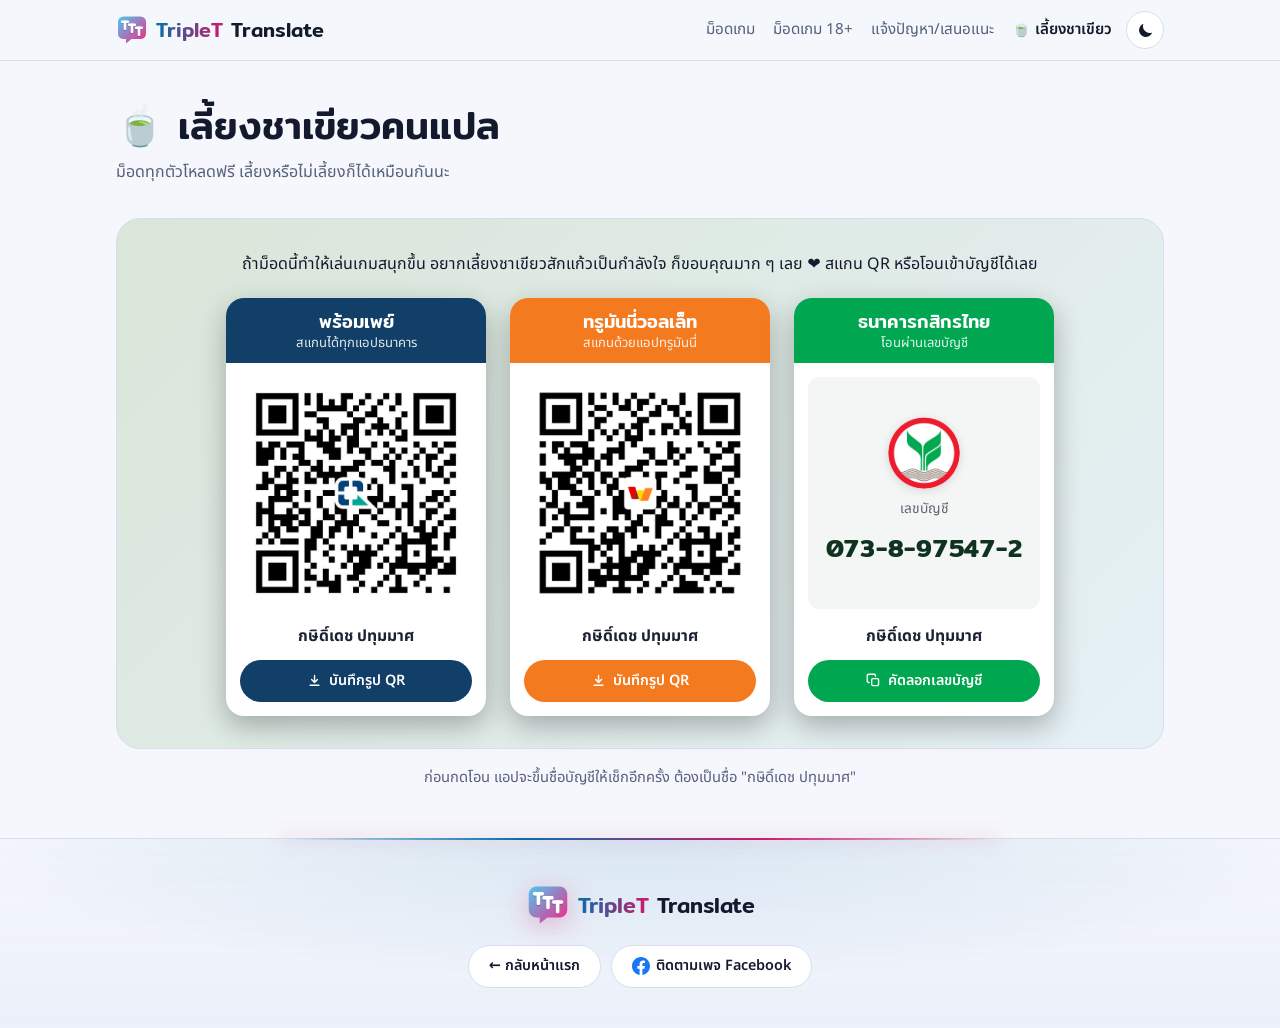
<file: donate.html>
<!doctype html>
<html lang="th">
<head>
<meta charset="utf-8">
<meta name="viewport" content="width=device-width, initial-scale=1">
<title>เลี้ยงชาเขียว | TripleT Translate</title>
<meta name="description" content="อยากเลี้ยงชาเขียวคนแปลม็อดภาษาไทย ไม่บังคับ ม็อดยังโหลดฟรีเหมือนเดิม">
<link rel="preconnect" href="https://fonts.googleapis.com">
<link rel="preconnect" href="https://fonts.gstatic.com" crossorigin>
<link href="https://fonts.googleapis.com/css2?family=Mitr:wght@400;500;600&family=Noto+Sans+Thai:wght@400;500;700&display=swap" rel="stylesheet">
<link rel="icon" href="assets/logo.svg?v=979f75e1" type="image/svg+xml">
<link rel="icon" href="assets/favicon-32.png?v=5370001a" sizes="32x32" type="image/png">
<link rel="apple-touch-icon" href="assets/apple-touch-icon.png?v=7f117f75">
<meta name="theme-color" content="#0b1020">
<meta name="theme-color" content="#f5f7fc" media="(prefers-color-scheme: light)">
<script>try{var t=localStorage.getItem("theme");if(t)document.documentElement.setAttribute("data-theme",t)}catch(e){}</script>
<meta property="og:type" content="website">
<meta property="og:site_name" content="TripleT Translate">
<meta property="og:locale" content="th_TH">
<meta property="og:url" content="https://oil333.github.io/thai-mods/donate.html">
<meta property="og:title" content="เลี้ยงชาเขียว | TripleT Translate">
<meta property="og:description" content="แปลเกมเป็นภาษาไทย (แปลด้วย AI) ติดตั้งไม่กี่ขั้นตอน">
<meta property="og:image" content="https://oil333.github.io/thai-mods/assets/og-banner.jpg?v=88b55d83">
<meta property="og:image:width" content="1200">
<meta property="og:image:height" content="630">
<meta property="og:image:alt" content="TripleT Translate แปลเกมเป็นภาษาไทย">
<meta name="twitter:card" content="summary_large_image">
<link rel="stylesheet" href="assets/style.css?v=c3ebde34">
</head>
<body>
<header class="top">
  <div class="wrap">
    <a class="brand" href="index.html"><img src="assets/logo.svg?v=979f75e1" alt="" width="32" height="32"><span>TripleT</span> Translate</a>
    <nav>
      <a href="index.html#mods" class="hide-sm">ม็อดเกม</a>
      <a href="adult.html"><span class="long">ม็อด</span>เกม 18+</a>
      <a href="report.html">แจ้งปัญหา<span class="long">/เสนอแนะ</span></a>
      <a href="donate.html" aria-current="page">🍵<span class="long"> เลี้ยงชาเขียว</span></a>
      <button class="toggle" id="themeBtn" type="button" aria-label="สลับธีมมืด/สว่าง" title="สลับธีมมืด/สว่าง"><svg class="i-sun" viewBox="0 0 24 24" aria-hidden="true"><circle cx="12" cy="12" r="4.2"/><path d="M12 2.5v2.2M12 19.3v2.2M2.5 12h2.2M19.3 12h2.2M5.3 5.3l1.6 1.6M17.1 17.1l1.6 1.6M5.3 18.7l1.6-1.6M17.1 6.9l1.6-1.6"/></svg><svg class="i-moon" viewBox="0 0 24 24" aria-hidden="true"><path d="M20.5 14.6A8.6 8.6 0 0 1 9.4 3.5a8.6 8.6 0 1 0 11.1 11.1z"/></svg></button>
    </nav>
  </div>
</header>

<main>
  <div class="wrap page-head">
    <h1>🍵 เลี้ยงชาเขียวคนแปล</h1>
    <p>ม็อดทุกตัวโหลดฟรี เลี้ยงหรือไม่เลี้ยงก็ได้เหมือนกันนะ</p>
  </div>

  <section style="padding-top: 24px;">
    <div class="wrap">
      <div class="support donate">
        <p>ถ้าม็อดนี้ทำให้เล่นเกมสนุกขึ้น อยากเลี้ยงชาเขียวสักแก้วเป็นกำลังใจ ก็ขอบคุณมาก ๆ เลย ❤️ สแกน QR หรือโอนเข้าบัญชีได้เลย</p>
        <div class="qr-grid" id="qrGrid"></div>
      </div>
      <p class="note donate-note">ก่อนกดโอน แอปจะขึ้นชื่อบัญชีให้เช็กอีกครั้ง ต้องเป็นชื่อ "<span data-account></span>"</p>
    </div>
  </section>
</main>

<footer>
  <div class="wrap">
    <a class="brand foot-brand" href="index.html"><img src="assets/logo.svg?v=979f75e1" alt="" width="44" height="44"><span>TripleT</span> Translate</a>
    <div class="foot-row">
      <a class="foot-home" href="index.html">← กลับหน้าแรก</a>
      <a class="foot-home foot-fb" href="https://www.facebook.com/TripleT.Translate/" target="_blank" rel="noopener"><svg viewBox="0 0 24 24" aria-hidden="true"><path d="M24 12.07C24 5.41 18.63 0 12 0S0 5.4 0 12.07C0 18.1 4.39 23.1 10.13 24v-8.44H7.08v-3.49h3.04V9.41c0-3.02 1.8-4.7 4.54-4.7 1.31 0 2.68.24 2.68.24v2.97h-1.5c-1.5 0-1.96.93-1.96 1.89v2.26h3.32l-.53 3.5h-2.8V24C19.62 23.1 24 18.1 24 12.07"/></svg>ติดตามเพจ Facebook</a>
    </div>
  </div>
</footer>

<script src="assets/config.js?v=4e89b0b3"></script>
<script src="assets/main.js?v=a0fcc8d6"></script>
</body>
</html>
</file>
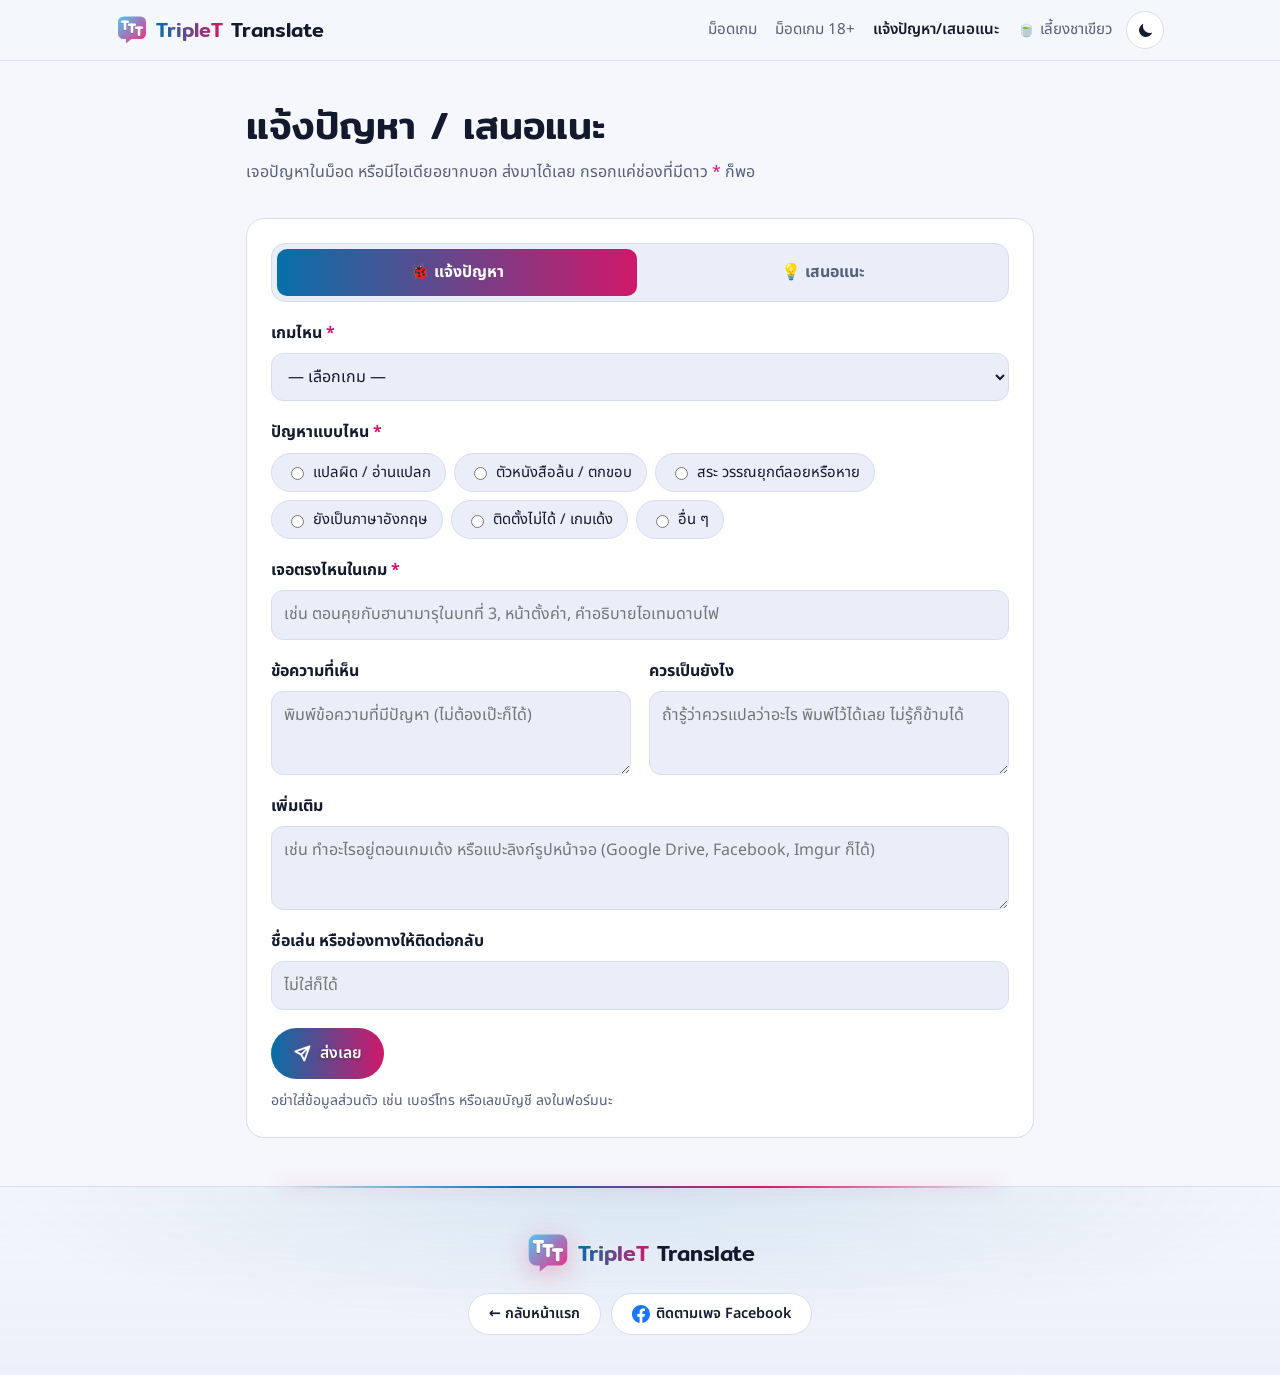
<file: report.html>
<!doctype html>
<html lang="th">
<head>
<meta charset="utf-8">
<meta name="viewport" content="width=device-width, initial-scale=1">
<title>แจ้งปัญหา / เสนอแนะ | TripleT Translate</title>
<meta name="description" content="เจอปัญหาในม็อด หรือมีไอเดียอยากบอก ส่งมาได้เลย">
<link rel="preconnect" href="https://fonts.googleapis.com">
<link rel="preconnect" href="https://fonts.gstatic.com" crossorigin>
<link href="https://fonts.googleapis.com/css2?family=Mitr:wght@400;500;600&family=Noto+Sans+Thai:wght@400;500;700&display=swap" rel="stylesheet">
<link rel="icon" href="assets/logo.svg?v=979f75e1" type="image/svg+xml">
<link rel="icon" href="assets/favicon-32.png?v=5370001a" sizes="32x32" type="image/png">
<link rel="apple-touch-icon" href="assets/apple-touch-icon.png?v=7f117f75">
<meta name="theme-color" content="#0b1020">
<meta name="theme-color" content="#f5f7fc" media="(prefers-color-scheme: light)">
<script>try{var t=localStorage.getItem("theme");if(t)document.documentElement.setAttribute("data-theme",t)}catch(e){}</script>
<meta property="og:type" content="website">
<meta property="og:site_name" content="TripleT Translate">
<meta property="og:locale" content="th_TH">
<meta property="og:url" content="https://oil333.github.io/thai-mods/report.html">
<meta property="og:title" content="แจ้งปัญหา / เสนอแนะ | TripleT Translate">
<meta property="og:description" content="แปลเกมเป็นภาษาไทย (แปลด้วย AI) ติดตั้งไม่กี่ขั้นตอน">
<meta property="og:image" content="https://oil333.github.io/thai-mods/assets/og-banner.jpg?v=88b55d83">
<meta property="og:image:width" content="1200">
<meta property="og:image:height" content="630">
<meta property="og:image:alt" content="TripleT Translate แปลเกมเป็นภาษาไทย">
<meta name="twitter:card" content="summary_large_image">
<link rel="stylesheet" href="assets/style.css?v=c3ebde34">
</head>
<body>
<header class="top">
  <div class="wrap">
    <a class="brand" href="index.html"><img src="assets/logo.svg?v=979f75e1" alt="" width="32" height="32"><span>TripleT</span> Translate</a>
    <nav>
      <a href="index.html#mods" class="hide-sm">ม็อดเกม</a>
      <a href="adult.html"><span class="long">ม็อด</span>เกม 18+</a>
      <a href="report.html" aria-current="page">แจ้งปัญหา<span class="long">/เสนอแนะ</span></a>
      <a href="donate.html">🍵<span class="long"> เลี้ยงชาเขียว</span></a>
      <button class="toggle" id="themeBtn" type="button" aria-label="สลับธีมมืด/สว่าง" title="สลับธีมมืด/สว่าง"><svg class="i-sun" viewBox="0 0 24 24" aria-hidden="true"><circle cx="12" cy="12" r="4.2"/><path d="M12 2.5v2.2M12 19.3v2.2M2.5 12h2.2M19.3 12h2.2M5.3 5.3l1.6 1.6M17.1 17.1l1.6 1.6M5.3 18.7l1.6-1.6M17.1 6.9l1.6-1.6"/></svg><svg class="i-moon" viewBox="0 0 24 24" aria-hidden="true"><path d="M20.5 14.6A8.6 8.6 0 0 1 9.4 3.5a8.6 8.6 0 1 0 11.1 11.1z"/></svg></button>
    </nav>
  </div>
</header>

<main>
  <div class="wrap page-head" style="max-width: 820px;">
    <h1>แจ้งปัญหา / เสนอแนะ</h1>
    <p>เจอปัญหาในม็อด หรือมีไอเดียอยากบอก ส่งมาได้เลย กรอกแค่ช่องที่มีดาว <span class="req">*</span> ก็พอ</p>
  </div>

  <section style="padding-top: 24px;">
    <div class="wrap" style="max-width: 820px;">
      <form class="form" id="reportForm" novalidate>
        <div class="mode" role="tablist" aria-label="เลือกเรื่องที่จะส่ง">
          <button type="button" role="tab" data-mode="bug" aria-selected="true">🐞 แจ้งปัญหา</button>
          <button type="button" role="tab" data-mode="idea" aria-selected="false">💡 เสนอแนะ</button>
        </div>

        <!-- แจ้งปัญหา -->
        <div class="mode-fields" data-for="bug">
          <div class="field">
            <label for="game">เกมไหน <span class="req">*</span></label>
            <select id="game">
              <option value="">— เลือกเกม —</option>
              <option value="kindredspirits">Kindred Spirits on the Roof (18+)</option>
              <option value="va11halla">VA-11 Hall-A: Cyberpunk Bartender Action</option>
              <option value="ijwtbs">I Just Want to be Single!! - Season One</option>
              <option value="vlover">V-LOVER! (18+)</option>
              <option value="aeruta">Aeruta</option>
              <option value="nijichizu">Love Live! Nijigasaki High School Idol Club TOKIMEKI Roadmap to the Future</option>
              <option value="yohanuma">Yohane the Parhelion - NUMAZU in the MIRAGE -</option>
              <option value="train45">Train45 (18+)</option>
            </select>
          </div>
          <div class="field">
            <span class="label">ปัญหาแบบไหน <span class="req">*</span></span>
            <div class="chips">
              <label><input type="radio" name="kind" value="แปลผิด / อ่านแปลก"> แปลผิด / อ่านแปลก</label>
              <label><input type="radio" name="kind" value="ตัวหนังสือล้น / ตกขอบ"> ตัวหนังสือล้น / ตกขอบ</label>
              <label><input type="radio" name="kind" value="สระ วรรณยุกต์ลอยหรือหาย"> สระ วรรณยุกต์ลอยหรือหาย</label>
              <label><input type="radio" name="kind" value="ยังเป็นภาษาอังกฤษ"> ยังเป็นภาษาอังกฤษ</label>
              <label><input type="radio" name="kind" value="ติดตั้งไม่ได้ / เกมเด้ง"> ติดตั้งไม่ได้ / เกมเด้ง</label>
              <label><input type="radio" name="kind" value="อื่น ๆ"> อื่น ๆ</label>
            </div>
          </div>
          <div class="field">
            <label for="where">เจอตรงไหนในเกม <span class="req">*</span></label>
            <input type="text" id="where" placeholder="เช่น ตอนคุยกับฮานามารุในบทที่ 3, หน้าตั้งค่า, คำอธิบายไอเทมดาบไฟ">
          </div>
          <div class="row2">
            <div class="field">
              <label for="now">ข้อความที่เห็น</label>
              <textarea id="now" placeholder="พิมพ์ข้อความที่มีปัญหา (ไม่ต้องเป๊ะก็ได้)"></textarea>
            </div>
            <div class="field">
              <label for="should">ควรเป็นยังไง</label>
              <textarea id="should" placeholder="ถ้ารู้ว่าควรแปลว่าอะไร พิมพ์ไว้ได้เลย ไม่รู้ก็ข้ามได้"></textarea>
            </div>
          </div>
          <div class="field">
            <label for="more">เพิ่มเติม</label>
            <textarea id="more" placeholder="เช่น ทำอะไรอยู่ตอนเกมเด้ง หรือแปะลิงก์รูปหน้าจอ (Google Drive, Facebook, Imgur ก็ได้)"></textarea>
          </div>
        </div>

        <!-- เสนอแนะ -->
        <div class="mode-fields" data-for="idea" hidden>
          <div class="field">
            <span class="label">เรื่องอะไร <span class="req">*</span></span>
            <div class="chips">
              <label><input type="radio" name="topic" value="อยากให้แปลเกมนี้"> 🎮 อยากให้แปลเกมนี้</label>
              <label><input type="radio" name="topic" value="อยากให้ปรับคำแปล"> ✏️ อยากให้ปรับคำแปล</label>
              <label><input type="radio" name="topic" value="ไอเดียสำหรับเว็บ/ม็อด"> 🌐 ไอเดียสำหรับเว็บ/ม็อด</label>
              <label><input type="radio" name="topic" value="ชม / ให้กำลังใจ"> 💚 ชม / ให้กำลังใจ</label>
              <label><input type="radio" name="topic" value="อื่น ๆ"> อื่น ๆ</label>
            </div>
          </div>
          <div class="field">
            <label for="ideaGame">ชื่อเกม <span class="hint-inline">(ถ้าเกี่ยวกับเกม)</span></label>
            <input type="text" id="ideaGame" placeholder="เช่น ชื่อเกมบน Steam ที่อยากให้แปล หรือเกมที่มีม็อดอยู่แล้ว">
          </div>
          <div class="field">
            <label for="idea">เล่ามาได้เลย <span class="req">*</span></label>
            <textarea id="idea" placeholder="อยากให้เป็นแบบไหน หรือคิดว่าอะไรน่าจะดีขึ้น บอกได้หมด"></textarea>
          </div>
        </div>

        <div class="field">
          <label for="contact">ชื่อเล่น หรือช่องทางให้ติดต่อกลับ</label>
          <input type="text" id="contact" placeholder="ไม่ใส่ก็ได้">
        </div>

        <!-- กันบอทสแปม: คนจริงจะไม่เห็นช่องนี้ -->
        <input type="checkbox" id="botcheck" name="botcheck" tabindex="-1" autocomplete="off" style="display:none">

        <div class="btns">
          <button class="btn primary" type="submit" id="sendBtn"><svg class="ico" viewBox="0 0 24 24" aria-hidden="true"><path d="M21 3 10.5 13.5M21 3l-6.5 18-4-7.5L3 9.5z"/></svg>ส่งเลย</button>
        </div>
        <p class="msg" id="msg" role="status"></p>
        <p class="hint">อย่าใส่ข้อมูลส่วนตัว เช่น เบอร์โทร หรือเลขบัญชี ลงในฟอร์มนะ</p>
      </form>
    </div>
  </section>
</main>

<footer>
  <div class="wrap">
    <a class="brand foot-brand" href="index.html"><img src="assets/logo.svg?v=979f75e1" alt="" width="44" height="44"><span>TripleT</span> Translate</a>
    <div class="foot-row">
      <a class="foot-home" href="index.html">← กลับหน้าแรก</a>
      <a class="foot-home foot-fb" href="https://www.facebook.com/TripleT.Translate/" target="_blank" rel="noopener"><svg viewBox="0 0 24 24" aria-hidden="true"><path d="M24 12.07C24 5.41 18.63 0 12 0S0 5.4 0 12.07C0 18.1 4.39 23.1 10.13 24v-8.44H7.08v-3.49h3.04V9.41c0-3.02 1.8-4.7 4.54-4.7 1.31 0 2.68.24 2.68.24v2.97h-1.5c-1.5 0-1.96.93-1.96 1.89v2.26h3.32l-.53 3.5h-2.8V24C19.62 23.1 24 18.1 24 12.07"/></svg>ติดตามเพจ Facebook</a>
    </div>
  </div>
</footer>

<script src="assets/config.js?v=4e89b0b3"></script>
<script src="assets/main.js?v=a0fcc8d6"></script>
<script src="assets/report.js?v=4c8ba177"></script>
</body>
</html>
</file>
<file: assets/style.css>
:root {
  color-scheme: dark;
  --bg: #0b1020; --bg2: #11182e; --card: #151d36; --line: #263157;
  --text: #e8ecf8; --muted: #9aa6c8; --accent: #4cc9f0; --accent2: #f72585; --tea: #7bc96f; --ok: #38d39f; --warn: #ffb703;
  --radius: 18px;
}
@media (prefers-color-scheme: light) {
  :root:not([data-theme="dark"]) {
    color-scheme: light;
    --bg: #f5f7fc; --bg2: #e9eef9; --card: #ffffff; --line: #d6ddef;
    --text: #141a2e; --muted: #56607d; --accent: #076fa8; --accent2: #d0186a; --tea: #2f7428; --ok: #11785a; --warn: #8a5d00;
  }
}
:root[data-theme="light"] {
  color-scheme: light;
  --bg: #f5f7fc; --bg2: #e9eef9; --card: #ffffff; --line: #d6ddef;
  --text: #141a2e; --muted: #56607d; --accent: #076fa8; --accent2: #d0186a; --tea: #2f7428; --ok: #11785a; --warn: #8a5d00;
}
* { box-sizing: border-box; }
html { scroll-behavior: smooth; }
body {
  margin: 0; background: var(--bg); color: var(--text);
  font-family: "Noto Sans Thai", system-ui, sans-serif; line-height: 1.7; font-size: 16px;
}
h1, h2, h3, .brand { font-family: "Mitr", "Noto Sans Thai", sans-serif; font-weight: 500; line-height: 1.3; }
a { color: var(--accent); }
.wrap { max-width: 1080px; margin: 0 auto; padding: 0 16px; }

header.top {
  position: sticky; top: 0; z-index: 10; backdrop-filter: blur(10px);
  background: color-mix(in srgb, var(--bg) 82%, transparent); border-bottom: 1px solid var(--line);
}
header.top .wrap { display: flex; align-items: center; justify-content: space-between; height: 60px; gap: 12px; }
.brand { font-size: 1.25rem; text-decoration: none; color: var(--text); white-space: nowrap; display: inline-flex; align-items: center; gap: 8px; }
.brand img { width: 32px; height: 32px; display: block; transition: transform .35s cubic-bezier(.3,1.6,.5,1); }
.brand:hover img { transform: rotate(-8deg) scale(1.1); }
.brand span { background: linear-gradient(90deg, var(--accent), var(--accent2)); -webkit-background-clip: text; background-clip: text; color: transparent; }
nav { display: flex; align-items: center; }
nav a { color: var(--muted); text-decoration: none; margin-left: 18px; font-size: .95rem; white-space: nowrap; }
nav a:hover { color: var(--text); }
nav a[aria-current="page"] { color: var(--text); font-weight: 600; }
@media (max-width: 640px) { nav a.hide-sm, nav .long { display: none; } nav a { margin-left: 12px; } .brand { font-size: 1.05rem; gap: 6px; } .brand img { width: 28px; height: 28px; } .toggle { margin-left: 10px; } }
/* phones (up to ~460px, e.g. 390/414/430 iPhones): logo only in the header so the nav still fits */
@media (max-width: 459px) { header.top .brand { font-size: 0; gap: 0; } header.top .brand img { width: 30px; height: 30px; } }
@media (max-width: 480px) {
  .hero .stats { gap: 8px; flex-wrap: nowrap; }
  .hero .stats li { flex: 1 1 0; min-width: 0; padding: 8px 6px; }
  .hero .stats b { font-size: 1.2rem; }
  .hero .stats span { font-size: .78rem; }
}

.hero { padding: 56px 0 44px; text-align: center; position: relative; overflow: hidden; isolation: isolate; }
.hero::before {
  content: ""; position: absolute; inset: -40% -10% auto; height: 520px; z-index: -2;
  background: radial-gradient(closest-side, color-mix(in srgb, var(--accent) 35%, transparent), transparent),
              radial-gradient(closest-side, color-mix(in srgb, var(--accent2) 25%, transparent), transparent);
  background-position: 30% 50%, 70% 40%; background-repeat: no-repeat; background-size: 60% 100%, 50% 90%;
}
.hero-logo { width: 84px; height: 84px; display: block; margin: 0 auto 14px; filter: drop-shadow(0 10px 24px color-mix(in srgb, var(--accent2) 35%, transparent)); }
.hero h1 { font-size: clamp(2rem, 5.4vw, 3.3rem); margin: 0 0 14px; }
.hero p { color: var(--muted); max-width: 640px; margin: 0 auto 28px; font-size: 1.08rem; }
.grad-text {
  background: linear-gradient(90deg, var(--accent), var(--accent2), var(--accent)); background-size: 200% auto;
  -webkit-background-clip: text; background-clip: text; color: transparent;
}
.stats { list-style: none; padding: 0; margin: 34px auto 0; display: flex; gap: 12px; justify-content: center; flex-wrap: wrap; }
.stats li { background: color-mix(in srgb, var(--card) 80%, transparent); border: 1px solid var(--line); border-radius: 16px; padding: 10px 20px; min-width: 120px; backdrop-filter: blur(6px); }
.stats b { display: block; font-family: "Mitr", sans-serif; font-weight: 600; font-size: 1.5rem; line-height: 1.2; }
.stats span { color: var(--muted); font-size: .85rem; }
.glyphs { position: absolute; inset: 0; z-index: -1; pointer-events: none; overflow: hidden; }
.glyph { position: absolute; bottom: -60px; font-family: "Mitr", sans-serif; font-weight: 600; color: var(--accent); opacity: 0; user-select: none; }

/* ===== animation (all off when the visitor prefers reduced motion) ===== */
@media (prefers-reduced-motion: no-preference) {
  .hero::before { animation: blobs 16s ease-in-out infinite alternate; }
  .hero-logo { animation: pop .7s cubic-bezier(.3,1.5,.5,1) both, bob 5s ease-in-out .9s infinite; }
  .hero h1, .hero p, .hero .btns, .hero .stats, .page-head > * { animation: rise .8s cubic-bezier(.2,.7,.2,1) both; }
  .hero h1 { animation-delay: .1s; } .hero p { animation-delay: .22s; } .hero .btns { animation-delay: .34s; } .hero .stats { animation-delay: .46s; }
  .page-head > :nth-child(2) { animation-delay: .12s; }
  .grad-text { animation: shine 7s linear infinite; }
  .glyph { animation: float-up linear infinite; }
  .btn.primary { background-size: 200% auto; transition: transform .15s, background-position .6s; }
  .btn.primary:hover { background-position: right center; }
  .reveal { opacity: 0; transform: translateY(28px); transition: opacity .7s ease, transform .7s cubic-bezier(.2,.7,.2,1); }
  .reveal.in { opacity: 1; transform: none; }
  .mod { transition: transform .3s, box-shadow .3s, border-color .3s, opacity .7s ease; }
  .mod.reveal { transition: opacity .7s ease, transform .7s cubic-bezier(.2,.7,.2,1), box-shadow .3s, border-color .3s; }
  .mod.in:hover { transform: translateY(-5px); box-shadow: 0 18px 44px rgba(0,0,0,.35); border-color: color-mix(in srgb, var(--accent) 45%, var(--line)); }
  .mod .shot img { transition: transform .6s cubic-bezier(.2,.7,.2,1); }
  .mod:hover .shot img { transform: scale(1.05); }
  .mod.covers.in:hover { transform: none; box-shadow: none; }
  .cover-pick { transition: transform .25s cubic-bezier(.2,.7,.2,1), border-color .2s, box-shadow .25s; }
  .cover-pick .art img { transition: transform .6s cubic-bezier(.2,.7,.2,1); }
  .cover-pick:hover .art img { transform: scale(1.05); }
  .qr-card { transition: transform .3s, box-shadow .3s; }
  .qr-card:hover { transform: translateY(-4px) rotate(-.6deg); box-shadow: 0 16px 36px rgba(0,0,0,.35); }
}
@keyframes rise { from { opacity: 0; transform: translateY(18px); } to { opacity: 1; transform: none; } }
@keyframes pop { from { opacity: 0; transform: scale(.4) rotate(-20deg); } to { opacity: 1; transform: none; } }
@keyframes bob { 0%, 100% { transform: translateY(0); } 50% { transform: translateY(-8px) rotate(-3deg); } }
@keyframes shine { to { background-position: 200% center; } }
@keyframes blobs { 0% { transform: translate(0, 0) scale(1); } 50% { transform: translate(-5%, 4%) scale(1.1); } 100% { transform: translate(4%, -3%) scale(1.03); } }
@keyframes float-up {
  0% { transform: translateY(0) rotate(0deg); opacity: 0; }
  12% { opacity: var(--o, .3); }
  85% { opacity: calc(var(--o, .3) * .6); }
  100% { transform: translateY(-560px) rotate(var(--r, 20deg)); opacity: 0; }
}
.btn {
  display: inline-flex; align-items: center; gap: 8px; padding: 12px 22px; border-radius: 999px;
  font-weight: 600; text-decoration: none; border: 1px solid var(--line); color: var(--text); background: var(--card);
  transition: transform .15s, border-color .15s; cursor: pointer; font: inherit; font-weight: 600; font-size: .98rem;
}
.btn:hover { transform: translateY(-2px); border-color: var(--accent); }
.btn.primary { background: linear-gradient(90deg, var(--accent), var(--accent2)); color: #fff; border: 0; }
.btn.primary { text-shadow: 0 1px 3px rgba(0,0,0,.35); }
.btn.tea { border-color: color-mix(in srgb, var(--tea) 60%, transparent); }
.btns { display: flex; gap: 12px; justify-content: center; flex-wrap: wrap; }

section { padding: 48px 0; }
section h2 { font-size: 1.7rem; margin: 0 0 8px; }
section .lead { color: var(--muted); margin: 0 0 28px; }

/* ===== mod cards (info + install guide together) ===== */
.mods { display: grid; gap: 28px; }
.mod { background: var(--card); border: 1px solid var(--line); border-radius: var(--radius); overflow: hidden; scroll-margin-top: 76px; }
/* cover shown whole (Steam capsule 460x215), never cropped */
/* the shorter column (cover + Steam link, or the text) sits in the middle, so a long description leaves no empty corner */
.mod .top { display: grid; grid-template-columns: minmax(0, 460px) minmax(0, 1fr); align-items: center; }
@media (max-width: 800px) { .mod .top { grid-template-columns: 1fr; } }
.mod .side { padding: 20px 0 20px 20px; display: grid; gap: 10px; }
@media (max-width: 800px) { .mod .side { padding: 16px 16px 0; } }
.mod .shot { aspect-ratio: 460 / 215; border-radius: 12px; overflow: hidden; background: var(--bg2); box-shadow: 0 8px 24px rgba(0,0,0,.3); }
.mod .shot img { width: 100%; height: 100%; display: block; }
.store {
  display: flex; align-items: center; justify-content: center; gap: 6px; padding: 9px 14px; border-radius: 12px;
  border: 1px solid var(--line); background: var(--bg2); color: var(--text); text-decoration: none; font-size: .92rem; font-weight: 600;
}
.store:hover { border-color: var(--accent); }
.mod .body { padding: 22px 24px; display: flex; flex-direction: column; gap: 10px; }
.mod h3 { margin: 0; font-size: 1.35rem; }
.badges { display: flex; flex-wrap: wrap; gap: 6px; }
.badge { font-size: .78rem; padding: 2px 10px; border-radius: 999px; border: 1px solid var(--line); color: var(--muted); }
.badge.ok { color: var(--ok); border-color: color-mix(in srgb, var(--ok) 50%, transparent); }
.badge.warn { color: var(--warn); border-color: color-mix(in srgb, var(--warn) 50%, transparent); }
.badge.adult { color: #fff; background: var(--accent2); border: 0; }
.badge.ai { color: var(--accent); border-color: color-mix(in srgb, var(--accent) 50%, transparent); }
.mod ul { margin: 0; padding-left: 20px; color: var(--muted); font-size: .95rem; }
.mod .actions { margin-top: auto; display: flex; gap: 10px; flex-wrap: wrap; padding-top: 6px; }
.mod .actions .btn { padding: 10px 18px; font-size: .92rem; }
/* config.js notice: a warning right above the download button (e.g. the game updated, the mod isn't ready yet) */
.mod-notice { margin: auto 0 0; display: flex; gap: 9px; align-items: flex-start; padding: 10px 13px; border-radius: 12px;
  border: 1px solid color-mix(in srgb, var(--warn) 45%, transparent); background: color-mix(in srgb, var(--warn) 11%, transparent);
  color: var(--text); font-size: .9rem; line-height: 1.6; }
.mod-notice .ico { width: 1.25em; height: 1.25em; flex: none; margin-top: .15em; fill: none; stroke: var(--warn); stroke-width: 2.2; stroke-linecap: round; stroke-linejoin: round; }
.mod-notice + .actions { margin-top: 0; }
.note { color: var(--muted); font-size: .92rem; margin: 0; }

.mod details.guide { border-top: 1px solid var(--line); padding: 18px 24px 0; }
.mod details.guide:not([open]) { display: none; }      /* opened by the "วิธีติดตั้ง" button in the card */
.mod details.guide summary {
  cursor: pointer; padding: 14px 0; font-family: "Mitr", sans-serif; font-size: 1.05rem; list-style: none;
  display: flex; align-items: center; justify-content: space-between; gap: 12px;
}
.mod details.guide summary::-webkit-details-marker { display: none; }
.mod details.guide summary::after { content: "+"; color: var(--muted); font-size: 1.3rem; line-height: 1; }
.mod details.guide[open]:not(.closing) summary::after { content: "−"; }
.steps { counter-reset: s; list-style: none; margin: 0 0 14px; padding: 0; display: grid; gap: 10px; }
.steps li { counter-increment: s; position: relative; padding: 10px 14px 10px 52px; background: var(--bg2); border-radius: 12px; }
.steps li::before {
  content: counter(s); position: absolute; left: 12px; top: 10px; width: 28px; height: 28px; border-radius: 50%;
  display: grid; place-items: center; font-weight: 700; font-size: .9rem; color: #fff;
  background: linear-gradient(135deg, var(--accent), var(--accent2));
}
.uninstall { margin: 0 0 18px; }

/* ===== Steam covers: pick a game's cover (or all of them); covers on the left, what's inside + buttons on the right ===== */
.mod.covers { padding: 22px 22px 0; }
/* covers are the same size on both pages (190px); 2-3 games (adult.html) sit beside the info,
   while 4+ games (.wide on index.html) use full card width in centered 190px rows above a balanced 2-column info bar */
.covers-layout { display: grid; grid-template-columns: auto minmax(0, 400px); justify-content: center; gap: 20px 32px; align-items: center; padding-bottom: 22px; }
.cover-grid { display: grid; grid-template-columns: repeat(var(--n, 3), 190px); gap: 16px; }
.covers-info { display: flex; flex-direction: column; gap: 10px; }
.covers-info h3 { font-size: 1.1rem; }
.covers-layout.wide { grid-template-columns: minmax(0, 1fr); justify-content: stretch; gap: 22px; }
.covers-layout.wide .cover-grid { display: flex; flex-wrap: wrap; justify-content: center; gap: 16px; }
.covers-layout.wide .cover-pick { flex: 0 0 190px; }
.covers-layout.wide .covers-info {
  display: grid; grid-template-columns: minmax(0, 1fr) auto; align-items: center; gap: 10px 28px;
  padding-top: 18px; border-top: 1px solid var(--line);
}
.covers-layout.wide .covers-list { display: flex; flex-direction: column; gap: 6px; }
.covers-layout.wide .covers-cta { display: flex; flex-direction: column; align-items: flex-end; gap: 8px; text-align: right; }
.covers-layout.wide .covers-cta .actions { justify-content: flex-end; margin: 0; }
.covers-layout.wide .covers-cta .dl-meta { justify-content: flex-end; }
.dl-meta.covers-more a { white-space: normal; }
.mod.covers .actions { margin: 4px 0 0; padding: 0; }
.mod.covers details.guide { margin: 0 -22px; }
@media (max-width: 1000px) {
  .covers-layout { grid-template-columns: minmax(0, 1fr); justify-content: stretch; }
  .cover-grid { grid-template-columns: repeat(var(--n, 3), minmax(0, 190px)); }
}
@media (max-width: 800px) {
  .mod.covers { padding: 16px 16px 0; }
  .cover-grid, .covers-layout.wide .cover-grid { gap: 12px; }
  .covers-layout.wide .covers-info { grid-template-columns: minmax(0, 1fr); gap: 14px; }
  .covers-layout.wide .covers-cta { align-items: flex-start; text-align: left; }
  .covers-layout.wide .covers-cta .actions, .covers-layout.wide .covers-cta .dl-meta { justify-content: flex-start; }
  .mod.covers details.guide { margin: 0 -16px; padding: 18px 16px 0; }
}
@media (max-width: 520px) {
  .cover-grid, .covers-layout.wide .cover-grid { display: grid; grid-template-columns: repeat(2, minmax(0, 1fr)); }
  .covers-layout.wide .cover-pick { flex: none; width: auto; }
}
.cover-pick {
  display: flex; flex-direction: column; background: var(--bg2); border: 1px solid var(--line); border-radius: 14px;
  overflow: hidden; text-decoration: none; color: var(--text);
}
.cover-pick:hover, .cover-pick:focus-visible { transform: translateY(-4px); border-color: var(--accent); box-shadow: 0 12px 28px rgba(0,0,0,.3); }
.cover-pick .art { position: relative; display: block; aspect-ratio: 2 / 3; overflow: hidden; background: var(--card); }
.cover-pick .art img { width: 100%; height: 100%; display: block; object-fit: cover; }
.cover-pick .art .badge { position: absolute; top: 8px; left: 8px; box-shadow: 0 2px 8px rgba(0,0,0,.35); }
.cover-pick .name { padding: 10px 12px 0; font-weight: 600; line-height: 1.35; }
.cover-pick .get { margin-top: auto; display: flex; flex-wrap: wrap; align-items: center; gap: 0 6px; padding: 4px 12px 12px; color: var(--accent); font-size: .84rem; font-weight: 600; }
.cover-pick .get .size { color: var(--muted); font-weight: 500; white-space: nowrap; }
.cover-pick .get .ico { width: 1.1em; height: 1.1em; flex: none; fill: none; stroke: currentColor; stroke-width: 2.4; stroke-linecap: round; stroke-linejoin: round; }
code { background: var(--bg2); border: 1px solid var(--line); border-radius: 6px; padding: 1px 6px; font-size: .9em; word-break: break-all; }
.steps code { background: var(--card); }

/* ===== green tea ===== */
.support { background: linear-gradient(135deg, color-mix(in srgb, var(--tea) 18%, var(--card)), color-mix(in srgb, var(--accent) 10%, var(--card)));
  border: 1px solid var(--line); border-radius: 24px; padding: 32px; display: grid; grid-template-columns: 1fr auto; gap: 28px; align-items: center; }
@media (max-width: 760px) { .support { grid-template-columns: 1fr; padding: 24px; } }
.support h2 { margin-top: 0; }
.support.donate { grid-template-columns: 1fr; gap: 20px; }
.support.donate > p { margin: 0; text-align: center; }
/* three identical cards: colored title bar, square QR / bank box, account name, action button */
.qr-grid { display: grid; grid-template-columns: repeat(auto-fit, 260px); gap: 24px; justify-content: center; }
@media (max-width: 420px) { .qr-grid { grid-template-columns: minmax(0, 280px); } }
.qr-card { margin: 0; display: flex; flex-direction: column; background: #fff; border-radius: 18px; overflow: hidden; box-shadow: 0 10px 28px rgba(0,0,0,.28); text-align: center; color: #1b2233; }
.qr-head { color: #fff; padding: 12px 14px 10px; display: grid; gap: 0; line-height: 1.35; }
.qr-head b { font-family: "Mitr", sans-serif; font-weight: 500; font-size: 1.15rem; }
.qr-head small { opacity: .88; font-size: .82rem; }
.qr-card > img { width: 100%; height: auto; aspect-ratio: 1; display: block; padding: 14px; object-fit: contain; }
.qr-card figcaption { margin-top: auto; font-weight: 700; padding: 0 12px 10px; font-size: .98rem; }
.qr-act {
  margin: 0 14px 14px; display: inline-flex; align-items: center; justify-content: center; gap: 7px;
  border: 0; border-radius: 999px; padding: 9px 16px; cursor: pointer; font: inherit; font-weight: 600; font-size: .9rem;
  color: #fff; background: var(--c, var(--accent)); text-decoration: none; transition: transform .15s, filter .15s;
}
.qr-act:hover { transform: translateY(-1px); filter: brightness(1.08); }
.qr-act .ico { width: 1.05em; height: 1.05em; flex: none; fill: none; stroke: currentColor; stroke-width: 2.2; stroke-linecap: round; stroke-linejoin: round; }
.donate-note { margin-top: 16px; text-align: center; }

/* FAQ: click a question to open it */
.faq { display: grid; gap: 10px; }
.faq details { background: var(--card); border: 1px solid var(--line); border-radius: 14px; padding: 0 18px; }
.faq details[open]:not(.closing) { border-color: color-mix(in srgb, var(--accent) 45%, var(--line)); }
.faq summary {
  cursor: pointer; padding: 14px 0; font-weight: 700; list-style: none;
  display: flex; align-items: center; justify-content: space-between; gap: 12px;
}
.faq summary::-webkit-details-marker { display: none; }
.faq summary::after { content: "+"; color: var(--muted); font-size: 1.3rem; line-height: 1; flex: none; }
.faq details[open]:not(.closing) summary::after { content: "−"; }
.faq details p { margin: 0 0 16px; color: var(--muted); }

/* donate & report page header (keep .wrap's 16px side padding on mobile) */
.page-head { padding: 40px 16px 8px; }
.page-head h1 { font-size: clamp(1.7rem, 4vw, 2.4rem); margin: 0 0 8px; }
.page-head p { color: var(--muted); margin: 0; }

/* footer: glowing gradient line, centered logo, soft legal card */
footer {
  position: relative; border-top: 1px solid var(--line); padding: 44px 0 40px; color: var(--muted); font-size: .9rem; text-align: center;
  background: radial-gradient(55% 140px at 50% 0, color-mix(in srgb, var(--accent) 12%, transparent), transparent),
              linear-gradient(180deg, transparent, color-mix(in srgb, var(--bg2) 80%, transparent));
}
footer::before {
  content: ""; position: absolute; top: -1px; left: 50%; transform: translateX(-50%); width: min(720px, 90%); height: 2px; border-radius: 2px;
  background: linear-gradient(90deg, transparent, var(--accent), var(--accent2), transparent);
  box-shadow: 0 0 18px color-mix(in srgb, var(--accent2) 45%, transparent);
}
footer .wrap { display: flex; flex-direction: column; align-items: center; gap: 18px; }
footer p { margin: 0; }
.foot-brand { font-size: 1.35rem; }
.foot-brand img { width: 44px; height: 44px; filter: drop-shadow(0 6px 14px color-mix(in srgb, var(--accent2) 30%, transparent)); }
.foot-legal {
  max-width: 760px; padding: 14px 20px; border-radius: 14px; border: 1px solid var(--line);
  background: color-mix(in srgb, var(--card) 70%, transparent); font-size: .88rem; line-height: 1.8;
}
.foot-legal a { font-weight: 600; text-underline-offset: 3px; }
@media (max-width: 640px) { .foot-legal br { display: none; } .foot-legal { padding: 12px 14px; } }
.foot-home {
  display: inline-flex; align-items: center; gap: 6px; padding: 8px 20px; border-radius: 999px; border: 1px solid var(--line);
  background: var(--card); color: var(--text); text-decoration: none; font-weight: 600; transition: transform .2s, border-color .2s;
}
.foot-home:hover { transform: translateY(-2px); border-color: var(--accent); }
.foot-row { display: flex; gap: 10px; flex-wrap: wrap; justify-content: center; }
.foot-fb svg { width: 18px; height: 18px; fill: #1877f2; flex: none; }
.foot-fb:hover { border-color: #1877f2; }
.toggle {
  display: grid; place-items: center; width: 38px; height: 38px; padding: 0; margin-left: 14px; cursor: pointer;
  background: var(--card); border: 1px solid var(--line); color: var(--text); border-radius: 50%;
  transition: border-color .2s, transform .3s, color .2s;
}
.toggle:hover { border-color: var(--accent); color: var(--accent); transform: rotate(-20deg); }
.toggle svg { width: 19px; height: 19px; fill: none; stroke: currentColor; stroke-width: 2; stroke-linecap: round; stroke-linejoin: round; }
.toggle .i-moon { fill: currentColor; stroke: none; }
/* dark theme shows the sun (tap for light), light theme shows the moon */
.toggle .i-moon { display: none; }
:root[data-theme="light"] .toggle .i-sun { display: none; }
:root[data-theme="light"] .toggle .i-moon { display: block; }
@media (prefers-color-scheme: light) {
  :root:not([data-theme="dark"]) .toggle .i-sun { display: none; }
  :root:not([data-theme="dark"]) .toggle .i-moon { display: block; }
}
/* line icons inside buttons (download, send, guide chevron) */
.btn .ico { width: 1.2em; height: 1.2em; flex: none; fill: none; stroke: currentColor; stroke-width: 2.4; stroke-linecap: round; stroke-linejoin: round; }
.btn .chev { width: 1.05em; height: 1.05em; margin-right: -4px; transition: transform .3s cubic-bezier(.2,.7,.2,1); }
.btn[aria-expanded="true"] { border-color: var(--accent); }
.btn[aria-expanded="true"] .chev { transform: rotate(180deg); }

/* ===== report page ===== */
.form { background: var(--card); border: 1px solid var(--line); border-radius: var(--radius); padding: 24px; display: grid; gap: 18px; }
.field { display: grid; gap: 6px; }
.field > label, .field > .label { font-weight: 700; }
.field .hint { color: var(--muted); font-size: .88rem; margin: 0; }
.req { color: var(--accent2); }
.form input[type="text"], .form select, .form textarea {
  width: 100%; font: inherit; color: var(--text); background: var(--bg2); border: 1px solid var(--line);
  border-radius: 12px; padding: 10px 12px;
}
.form textarea { min-height: 84px; resize: vertical; }
.form textarea#idea { min-height: 110px; }
.form input:focus, .form select:focus, .form textarea:focus { outline: 2px solid color-mix(in srgb, var(--accent) 60%, transparent); border-color: transparent; }
.row2 { display: grid; grid-template-columns: 1fr 1fr; gap: 18px; }
@media (max-width: 640px) { .row2 { grid-template-columns: 1fr; } }
.chips { display: flex; flex-wrap: wrap; gap: 8px; }
.chips label { display: inline-flex; align-items: center; gap: 6px; padding: 6px 14px; border: 1px solid var(--line); border-radius: 999px; cursor: pointer; background: var(--bg2); font-size: .93rem; }
.chips input { accent-color: var(--accent); }
.chips label:has(input:checked) { border-color: var(--accent); color: var(--accent); }
.preview { white-space: pre-wrap; background: var(--bg2); border: 1px dashed var(--line); border-radius: 12px; padding: 14px; font-size: .9rem; color: var(--muted); max-height: 280px; overflow: auto; }
.form .btns { justify-content: flex-start; }
.msg { margin: 0; font-size: .92rem; color: var(--ok); min-height: 1.4em; }
.msg:empty { display: none; }
.form > .hint { margin: -8px 0 0; color: var(--muted); font-size: .88rem; }
.msg.err { color: var(--accent2); }
.msg a { color: var(--accent); font-weight: 600; text-underline-offset: 3px; }
.tips { color: var(--muted); font-size: .93rem; margin: 0; padding-left: 20px; }

/* bank account card (exact same square body size as the QR cards) */
.bank-body {
  aspect-ratio: 1; margin: 14px; border-radius: 12px; background: #f3f6f4;
  display: flex; flex-direction: column; align-items: center; justify-content: center; gap: 8px; padding: 12px;
}
.bank-icon { font-size: 2.6rem; line-height: 1; }
.qr-card img.bank-logo { width: 72px; height: 72px; padding: 0; border-radius: 50%; box-shadow: 0 2px 10px rgba(0,0,0,.12); }
.bank-body small { color: #5b6573; font-size: .86rem; }
.bank-no { font-family: "Mitr", sans-serif; font-weight: 600; font-size: 1.52rem; letter-spacing: .03em; color: #10331f; font-variant-numeric: tabular-nums; }

/* report page: bug / idea switch */
.mode { display: grid; grid-template-columns: 1fr 1fr; gap: 6px; padding: 5px; border-radius: 14px; background: var(--bg2); border: 1px solid var(--line); }
.mode button {
  border: 0; border-radius: 10px; padding: 10px 8px; cursor: pointer; font: inherit; font-weight: 700; font-size: 1rem;
  color: var(--muted); background: transparent; transition: background .25s, color .25s;
}
.mode button[aria-selected="true"] { color: #fff; background: linear-gradient(90deg, var(--accent), var(--accent2)); }
.mode-fields { display: grid; gap: 18px; }
.mode-fields[hidden] { display: none; }
.hint-inline { color: var(--muted); font-weight: 400; font-size: .88rem; }
@media (prefers-reduced-motion: no-preference) {
  .mode-fields:not([hidden]) { animation: rise .35s ease both; }
}

/* 404 page */
.nf { text-align: center; padding: 72px 0 80px; }
.nf-code {
  margin: 0; font-family: "Mitr", sans-serif; font-weight: 600; font-size: clamp(5rem, 20vw, 8.5rem); line-height: 1;
  background: linear-gradient(90deg, var(--accent), var(--accent2)); -webkit-background-clip: text; background-clip: text; color: transparent;
}
.nf h1 { margin: 6px 0 10px; font-size: clamp(1.5rem, 4vw, 2rem); }
.nf-text { color: var(--muted); margin: 0 auto 28px; max-width: 460px; }
.nf .btns { justify-content: center; }

/* theme switch animation (see main.js) */

/* screen-reader-only text (install-guide summaries: the card button opens them) */
.sr-only { position: absolute !important; width: 1px; height: 1px; padding: 0; margin: -1px; overflow: hidden; clip: rect(0 0 0 0); white-space: nowrap; border: 0; }
/* file size · update date · game version · changelog, under the download buttons */
.dl-meta { margin: 2px 0 0; color: var(--muted); font-size: .82rem; line-height: 1.6; }
.dl-meta a { color: var(--accent); text-decoration: none; white-space: nowrap; }
.dl-meta a:hover { text-decoration: underline; }
.dl-meta .sep { opacity: .5; margin: 0 6px; }
/* troubleshooting list inside an FAQ answer */
.faq ul.fix { margin: 0 0 12px; padding-left: 20px; color: var(--muted); display: grid; gap: 6px; }
.faq ul.fix b { color: var(--text); font-weight: 600; }

/* link box on the home page to the separate 18+ page */
.adult-link { margin-top: 28px; display: flex; align-items: center; gap: 14px; padding: 16px 20px; border-radius: var(--radius);
  background: var(--card); border: 1px dashed var(--line); color: var(--text); text-decoration: none; transition: border-color .2s, transform .2s; }
.adult-link:hover { border-color: var(--accent2); transform: translateY(-2px); }
.adult-link b { display: block; font-family: "Mitr", sans-serif; font-weight: 500; }
.adult-link small { color: var(--muted); font-size: .88rem; }
.adult-link .arrow { margin-left: auto; color: var(--muted); font-size: 1.3rem; }

/* theme switch veil (main.js): fades in the new background colour, then out */
.theme-veil { position: fixed; inset: 0; z-index: 2147483647; pointer-events: none; opacity: 0; will-change: opacity; }
</file>
